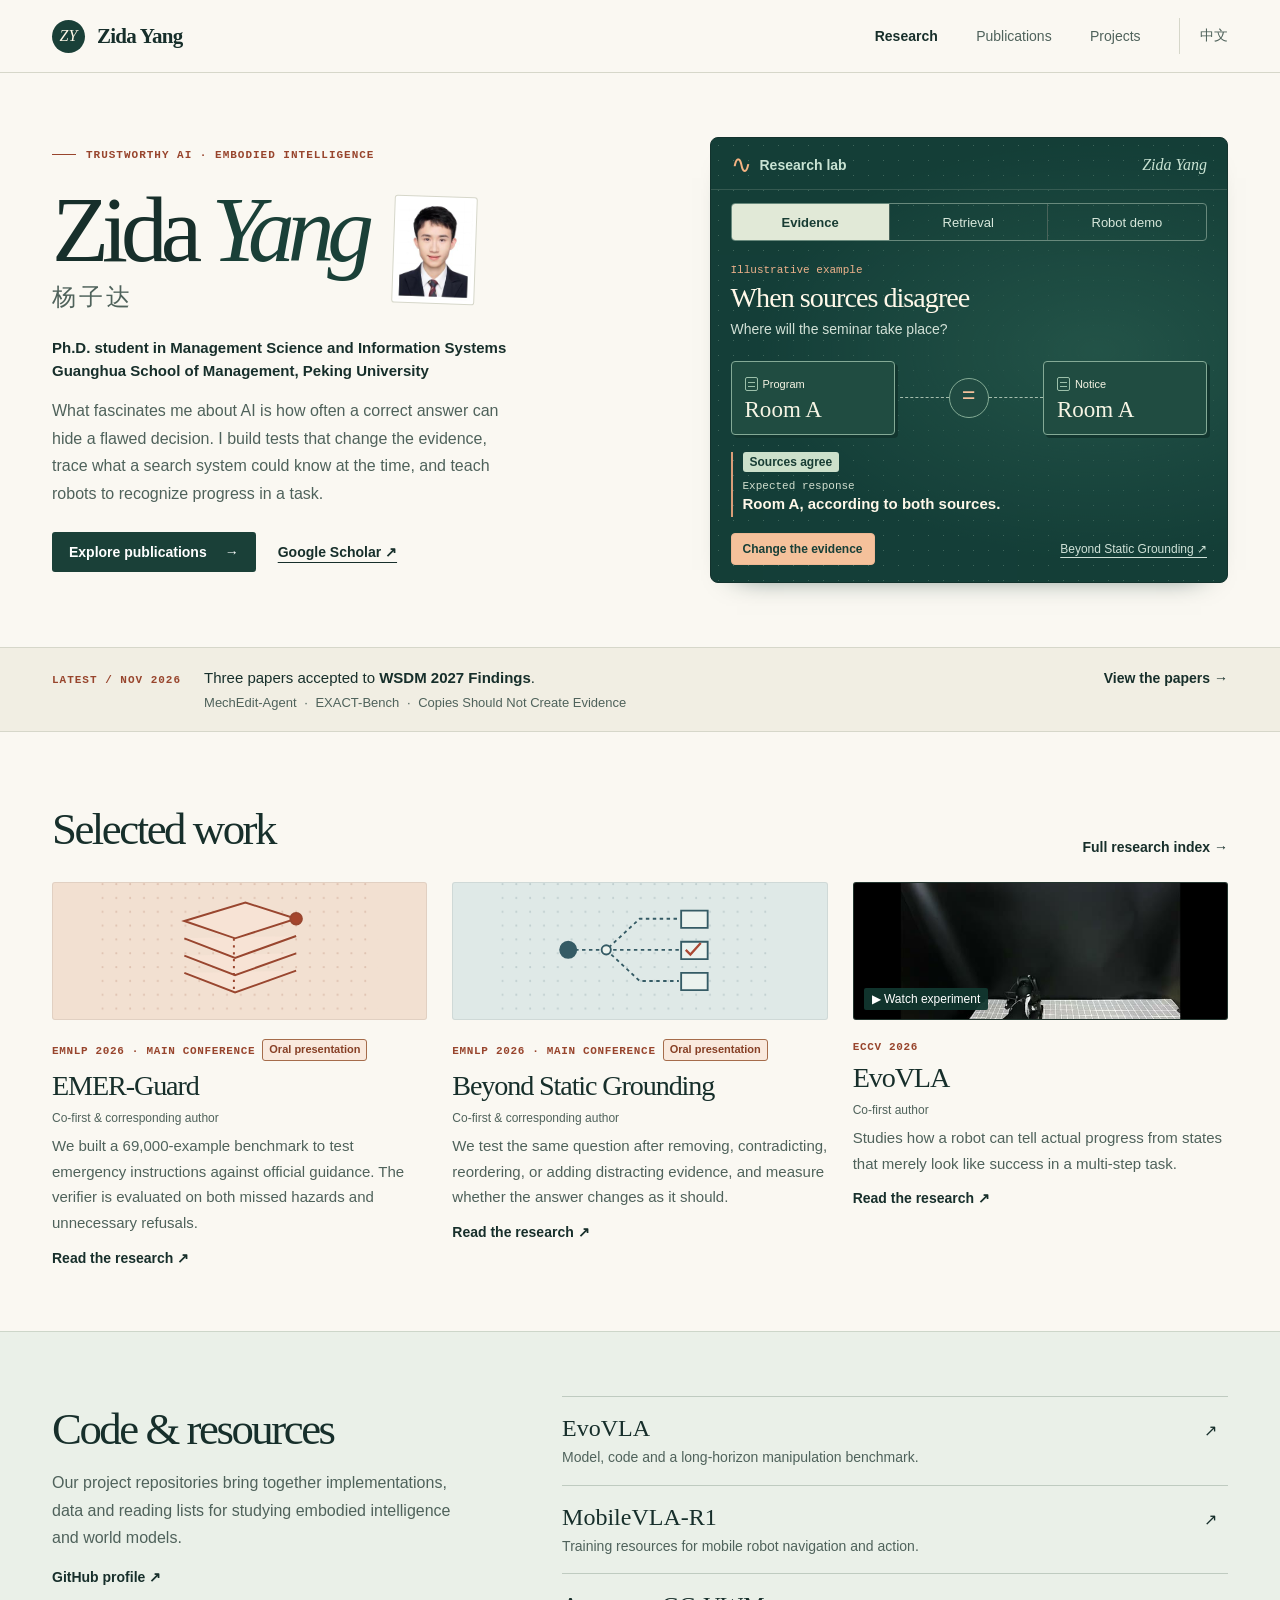
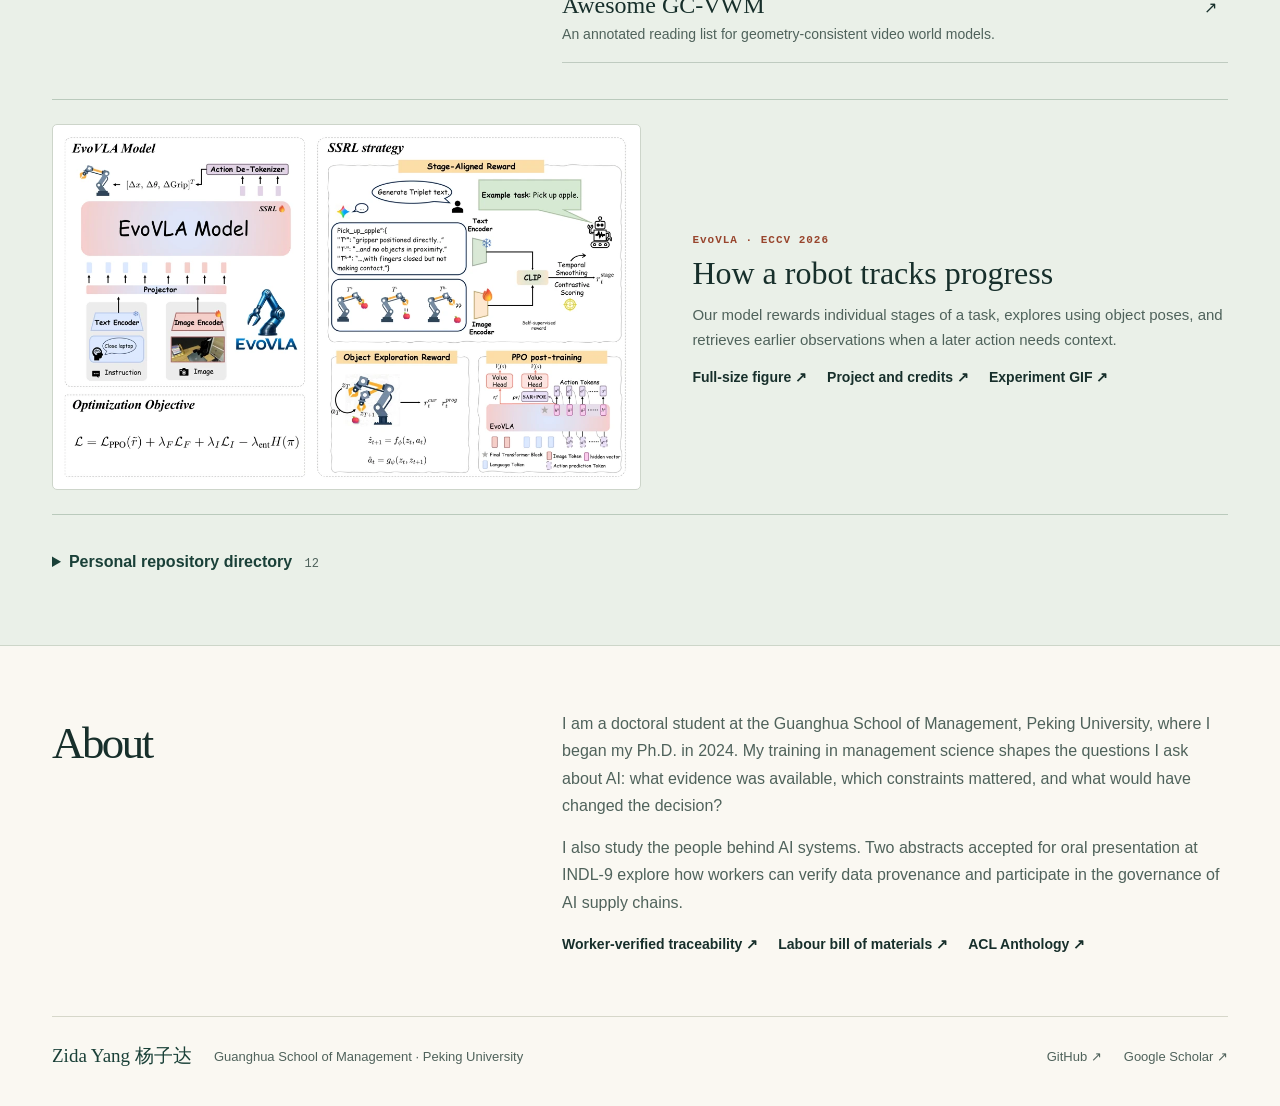
<file: index.html>
<!doctype html><html lang="en"><head><meta charset="utf-8"><meta name="viewport" content="width=device-width,initial-scale=1"><meta name="theme-color" content="#183e38"><title>Zida Yang · 杨子达 | Research at Peking University</title><meta name="description" content="Zida Yang studies trustworthy AI and decision support at Peking University. Explore research on evidence, retrieval, and embodied intelligence."><meta property="og:title" content="Zida Yang · 杨子达 | Research at Peking University"><meta property="og:description" content="Zida Yang studies trustworthy AI and decision support at Peking University. Explore research on evidence, retrieval, and embodied intelligence."><meta property="og:type" content="website"><meta property="og:url" content="https://yzd2002.github.io/"><link rel="canonical" href="https://yzd2002.github.io/"><link rel="alternate" hreflang="en" href="https://yzd2002.github.io/"><link rel="alternate" hreflang="zh-CN" href="https://yzd2002.github.io/zh/"><link rel="icon" type="image/svg+xml" href="./assets/mark.svg"><link rel="stylesheet" href="./assets/site.css?v=ddbf95ce8f54"><link rel="stylesheet" href="./assets/lab.css?v=755e2580439b"><script src="./assets/site.js?v=4dd87f4df5d5" defer></script></head><body><a href="#main" class="skip">Skip to content</a><header class="top"><div class="wrap nav"><a href="/" class="brand"><span class="stamp" aria-hidden="true">ZY</span><b>Zida Yang</b></a><nav aria-label="Main navigation"><a href="/" class="active">Research</a><a href="/publications.html" class="">Publications</a><a href="/#projects" class="">Projects</a><a class="lang" href="/zh/" lang="zh-CN">中文</a></nav></div></header><main id="main"><section class="hero wrap"><div class="intro"><p class="eyebrow"><i></i>TRUSTWORTHY AI · EMBODIED INTELLIGENCE</p><div class="identity"><div><h1>Zida <em>Yang</em></h1><p class="altname">杨子达</p></div><img class="portrait" src="./assets/zida-yang.jpg" width="192" height="256" alt="Portrait of Zida Yang"></div><p class="position">Ph.D. student in Management Science and Information Systems<br>Guanghua School of Management, Peking University</p><p class="lead">What fascinates me about AI is how often a correct answer can hide a flawed decision. I build tests that change the evidence, trace what a search system could know at the time, and teach robots to recognize progress in a task.</p><div class="actions"><a href="/publications.html" class="btn">Explore publications <span>→</span></a> <a href="https://scholar.google.com/citations?user=0XE_GW4AAAAJ" class="quietlink">Google Scholar ↗</a></div></div><div class="atlas lab" id="robot-demo"><div class="lab-head"><span class="lab-symbol" aria-hidden="true">∿</span><b>Research lab</b><span>Zida Yang</span></div>
        <div class="switches" aria-label="Choose a demonstration"><button type="button" data-plate="0" aria-controls="experiment-0" aria-pressed="true">Evidence</button><button type="button" data-plate="1" aria-controls="experiment-1" aria-pressed="false">Retrieval</button><button type="button" data-plate="2" aria-controls="experiment-2" aria-pressed="false">Robot demo</button></div>
        <section class="study" id="experiment-0" data-slide="0" data-state="initial"
            data-initial="Room A" data-alternate="Room B"
            data-claim-a="Room A, according to both sources." data-claim-b="The sources conflict. Verify the venue." data-toggle="Change the evidence" data-restore="Restore the source"
            data-status-a="Sources agree" data-status-b="Conflict detected" data-symbol-a="=" data-symbol-b="≠">
            <div class="study-title"><span>Illustrative example</span><h2>When sources disagree</h2><p>Where will the seminar take place?</p></div>
            <div class="evidence-flow"><div class="input-doc"><i aria-hidden="true"></i><small>Program</small><strong>Room A</strong></div><span class="wire" aria-hidden="true"></span><span class="node" aria-hidden="true">=</span><span class="wire right" aria-hidden="true"></span><div class="input-doc" data-changing><i aria-hidden="true"></i><small>Notice</small><strong>Room A</strong></div></div><div class="readout" id="result-0" role="status" aria-atomic="true"><strong class="state-label">Sources agree</strong><span>Expected response</span><b>Room A, according to both sources.</b></div>
            <div class="study-actions"><button type="button" data-change aria-controls="result-0">Change the evidence</button><a href="https://aclanthology.org/2026.emnlp-main.1494/">Beyond Static Grounding ↗</a></div>
            </section><section class="study" id="experiment-1" data-slide="1" data-state="initial" hidden
            data-initial="Monday" data-alternate="Tuesday"
            data-claim-a="Only the original schedule." data-claim-b="The revision is now available." data-toggle="Move decision to Tuesday" data-restore="Move decision to Monday"
            data-status-a="Revision unavailable" data-status-b="Revision available" data-symbol-a="–" data-symbol-b="✓">
            <div class="study-title"><span>Illustrative example</span><h2>What was knowable then?</h2><p>A Monday schedule is revised on Tuesday. Move the decision date to see which version was available.</p></div>
            <div class="evidence-flow"><div class="input-doc"><i aria-hidden="true"></i><small>Revision issued</small><strong>Tuesday</strong></div><span class="wire" aria-hidden="true"></span><span class="node" aria-hidden="true">–</span><span class="wire right" aria-hidden="true"></span><div class="input-doc" data-changing><i aria-hidden="true"></i><small>Decision made</small><strong>Monday</strong></div></div><div class="readout" id="result-1" role="status" aria-atomic="true"><strong class="state-label">Revision unavailable</strong><span>Evidence available</span><b>Only the original schedule.</b></div>
            <div class="study-actions"><button type="button" data-change aria-controls="result-1">Move decision to Tuesday</button><a href="/publications.html#exact">EXACT-Bench ↗</a></div>
            </section><section class="study film" id="experiment-2" data-slide="2" hidden>
        <div class="study-title"><span>ECCV 2026 · EvoVLA</span><h2>Stacking blocks in the real world</h2></div>
        <video controls playsinline muted preload="none" poster="./assets/evovla-stacking.jpg" aria-label="Real robot stacking blocks">
        <source src="./assets/evovla-stacking.mp4" type="video/mp4"></video>
        <div class="film-caption"><span>EvoVLA team footage · 3× speed</span><a href="https://aigeeksgroup.github.io/EvoVLA/">Full experiment ↗</a></div></section><noscript><a class="fallback-film" href="https://aigeeksgroup.github.io/EvoVLA/">Watch the EvoVLA experiment ↗</a></noscript></div></section><aside class="latest"><div class="wrap"><span class="eyebrow">LATEST / NOV 2026</span><p>Three papers accepted to <strong>WSDM 2027 Findings</strong>.<span class="accepted-papers"><a href="/publications.html#mechedit" class="">MechEdit-Agent</a> <span aria-hidden="true">·</span> <a href="/publications.html#exact" class="">EXACT-Bench</a> <span aria-hidden="true">·</span> <a href="/publications.html#copies" class="">Copies Should Not Create Evidence</a></span></p><a href="/publications.html?type=accepted" class="textlink">View the papers →</a></div></aside><section class="wrap section" id="research"><div class="section-head"><div><h2>Selected work</h2></div><a href="/publications.html" class="textlink">Full research index →</a></div><div class="cards"><article class="feature"><a class="cover c0" href="https://aclanthology.org/2026.emnlp-main.1205/" aria-label="EMER-Guard"><svg viewBox="0 0 240 118" aria-hidden="true"><defs><pattern id="dots0" width="12" height="12" patternUnits="userSpaceOnUse"><circle cx="1" cy="1" r="0.9" fill="currentColor" opacity=".20"/></pattern></defs><rect width="240" height="118" fill="url(#dots0)"/><g transform="translate(72 12)" fill="#f7e3d5" stroke="#99462f" stroke-width="1.7"><path d="M0 21L53 5l44 14-53 17zM0 36l44 17 53-19M0 51l44 17 53-19M0 66l44 17 53-19"/><path d="M43 36v48" stroke-dasharray="2 4"/><circle cx="97" cy="19" r="5" fill="#a6452c"/></g></svg></a><div class="ftext"><span class="micro">EMNLP 2026 · Main Conference</span><span class="presentation">Oral presentation</span><h3><a href="https://aclanthology.org/2026.emnlp-main.1205/" class="">EMER-Guard</a></h3><small class="roleline">Co-first &amp; corresponding author</small><p>We built a 69,000-example benchmark to test emergency instructions against official guidance. The verifier is evaluated on both missed hazards and unnecessary refusals.</p><a href="https://aclanthology.org/2026.emnlp-main.1205/" class="textlink">Read the research ↗</a></div></article><article class="feature"><a class="cover c1" href="https://aclanthology.org/2026.emnlp-main.1494/" aria-label="Beyond Static Grounding"><svg viewBox="0 0 240 118" aria-hidden="true"><defs><pattern id="dots1" width="12" height="12" patternUnits="userSpaceOnUse"><circle cx="1" cy="1" r="0.9" fill="currentColor" opacity=".20"/></pattern></defs><rect width="240" height="118" fill="url(#dots1)"/><g transform="translate(58 24)" stroke="#355b65" stroke-width="1.6" fill="none"><path d="M0 34h33l29-27h34M33 34h65M33 34l29 27h34" stroke-dasharray="3 3"/><circle cx="0" cy="34" r="7" fill="#355b65"/><circle cx="33" cy="34" r="4" fill="#edf3ee"/><path d="M98 0h23v15H98zM98 27h23v15H98zM98 54h23v15H98z" fill="#ebf2ee"/><path d="m102 34 4 4 9-10" stroke="#ab4934" stroke-width="2"/></g></svg></a><div class="ftext"><span class="micro">EMNLP 2026 · Main Conference</span><span class="presentation">Oral presentation</span><h3><a href="https://aclanthology.org/2026.emnlp-main.1494/" class="">Beyond Static Grounding</a></h3><small class="roleline">Co-first &amp; corresponding author</small><p>We test the same question after removing, contradicting, reordering, or adding distracting evidence, and measure whether the answer changes as it should.</p><a href="https://aclanthology.org/2026.emnlp-main.1494/" class="textlink">Read the research ↗</a></div></article><article class="feature"><a class="cover footage" href="#robot-demo" aria-label="EvoVLA"><img src="./assets/evovla-stacking.jpg" width="640" height="360" alt=""><span>▶ Watch experiment</span></a><div class="ftext"><span class="micro">ECCV 2026</span><h3><a href="https://aigeeksgroup.github.io/EvoVLA/" class="">EvoVLA</a></h3><small class="roleline">Co-first author</small><p>Studies how a robot can tell actual progress from states that merely look like success in a multi-step task.</p><a href="https://aigeeksgroup.github.io/EvoVLA/" class="textlink">Read the research ↗</a></div></article></div></section><section class="resource" id="projects"><div class="wrap projectgrid"><div><h2>Code &amp; resources</h2><p>Our project repositories bring together implementations, data and reading lists for studying embodied intelligence and world models.</p><a href="https://github.com/yzd2002" class="textlink">GitHub profile ↗</a></div><div><a class="project-row" href="https://github.com/AIGeeksGroup/EvoVLA"><span><b>EvoVLA</b><small>Model, code and a long-horizon manipulation benchmark.</small></span><em>↗</em></a><a class="project-row" href="https://github.com/AIGeeksGroup/MobileVLA-R1"><span><b>MobileVLA-R1</b><small>Training resources for mobile robot navigation and action.</small></span><em>↗</em></a><a class="project-row" href="https://github.com/AIGeeksGroup/Awesome-GC-VWM"><span><b>Awesome GC-VWM</b><small>An annotated reading list for geometry-consistent video world models.</small></span><em>↗</em></a></div></div><div class="wrap"><figure class="model-figure"><a href="https://aigeeksgroup.github.io/EvoVLA/img/overview_page-0001.jpg" aria-label="Open the full EvoVLA architecture diagram"><img loading="lazy" src="./assets/evovla-method.webp" width="1100" height="671" alt="EvoVLA architecture showing reward modeling, pose-based exploration and memory"></a>
    <figcaption><span class="micro">EvoVLA · ECCV 2026</span><h3>How a robot tracks progress</h3>
    <p>Our model rewards individual stages of a task, explores using object poses, and retrieves earlier observations when a later action needs context.</p>
    <div class="inline"><a class="textlink" href="https://aigeeksgroup.github.io/EvoVLA/img/overview_page-0001.jpg">Full-size figure ↗</a><a class="textlink" href="https://aigeeksgroup.github.io/EvoVLA/">Project and credits ↗</a><a class="textlink" href="./assets/evovla-stacking.gif">Experiment GIF ↗</a></div></figcaption></figure><details class="repos"><summary>Personal repository directory <span>12</span></summary><ul><li><a href="https://github.com/yzd2002/EvoVLA"><b>EvoVLA ↗</b></a><span>Research fork</span><small>Vision–language–action research.</small></li><li><a href="https://github.com/yzd2002/MobileVLA-R1"><b>MobileVLA-R1 ↗</b></a><span>Research fork</span><small>Vision–language–action for mobile robots.</small></li><li><a href="https://github.com/yzd2002/CohortCert"><b>CohortCert ↗</b></a><span>Repository</span><small>Project space for shared evidence and proof costs in cohort decisions.</small></li><li><a href="https://github.com/yzd2002/Q-BRIDGE-ICDE2027"><b>Q-BRIDGE-ICDE2027 ↗</b></a><span>Repository</span><small>Project space for reusable policy certificates across observational and randomized logs.</small></li><li><a href="https://github.com/yzd2002/ShoppingBench"><b>ShoppingBench ↗</b></a><span>Fork</span><small>A fork of the ShoppingBench benchmark.</small></li><li><a href="https://github.com/yzd2002/mingxin-brochure-2026"><b>mingxin-brochure-2026 ↗</b></a><span>Project</span><small>A recruitment brochure built with TypeScript.</small></li><li><a href="https://github.com/yzd2002/my-novel"><b>my-novel ↗</b></a><span>Project</span><small>A creative writing repository.</small></li><li><a href="https://github.com/yzd2002/claw-code"><b>claw-code ↗</b></a><span>Fork</span><small>A fork of the upstream coding-agent project.</small></li><li><a href="https://github.com/yzd2002/ceshi"><b>ceshi ↗</b></a><span>Project</span><small>A small Python test repository.</small></li><li><a href="https://github.com/yzd2002/test-repo"><b>test-repo ↗</b></a><span>Project</span><small>A test repository.</small></li><li><a href="https://github.com/yzd2002/yzd2002"><b>yzd2002 ↗</b></a><span>Profile</span><small>GitHub profile and academic homepage link.</small></li><li><a href="https://github.com/yzd2002/yzd2002.github.io"><b>yzd2002.github.io ↗</b></a><span>Website</span><small>Source for this academic website.</small></li></ul></details></div></section><section class="wrap section about"><div><h2>About</h2></div><div><p>I am a doctoral student at the Guanghua School of Management, Peking University, where I began my Ph.D. in 2024. My training in management science shapes the questions I ask about AI: what evidence was available, which constraints mattered, and what would have changed the decision?</p><p>I also study the people behind AI systems. Two abstracts accepted for oral presentation at INDL-9 explore how workers can verify data provenance and participate in the governance of AI supply chains.</p><div class="inline"><a href="https://indl-9.sciencesconf.org/736729" class="textlink">Worker-verified traceability ↗</a><a href="https://indl-9.sciencesconf.org/736739" class="textlink">Labour bill of materials ↗</a><a href="https://aclanthology.org/people/zida-yang/" class="textlink">ACL Anthology ↗</a></div></div></section></main><footer class="wrap"><span>Zida Yang <span lang="zh">杨子达</span></span><span>Guanghua School of Management · Peking University</span><a href="https://github.com/yzd2002" class="">GitHub ↗</a> <a href="https://scholar.google.com/citations?user=0XE_GW4AAAAJ" class="">Google Scholar ↗</a></footer></body></html>
</file>
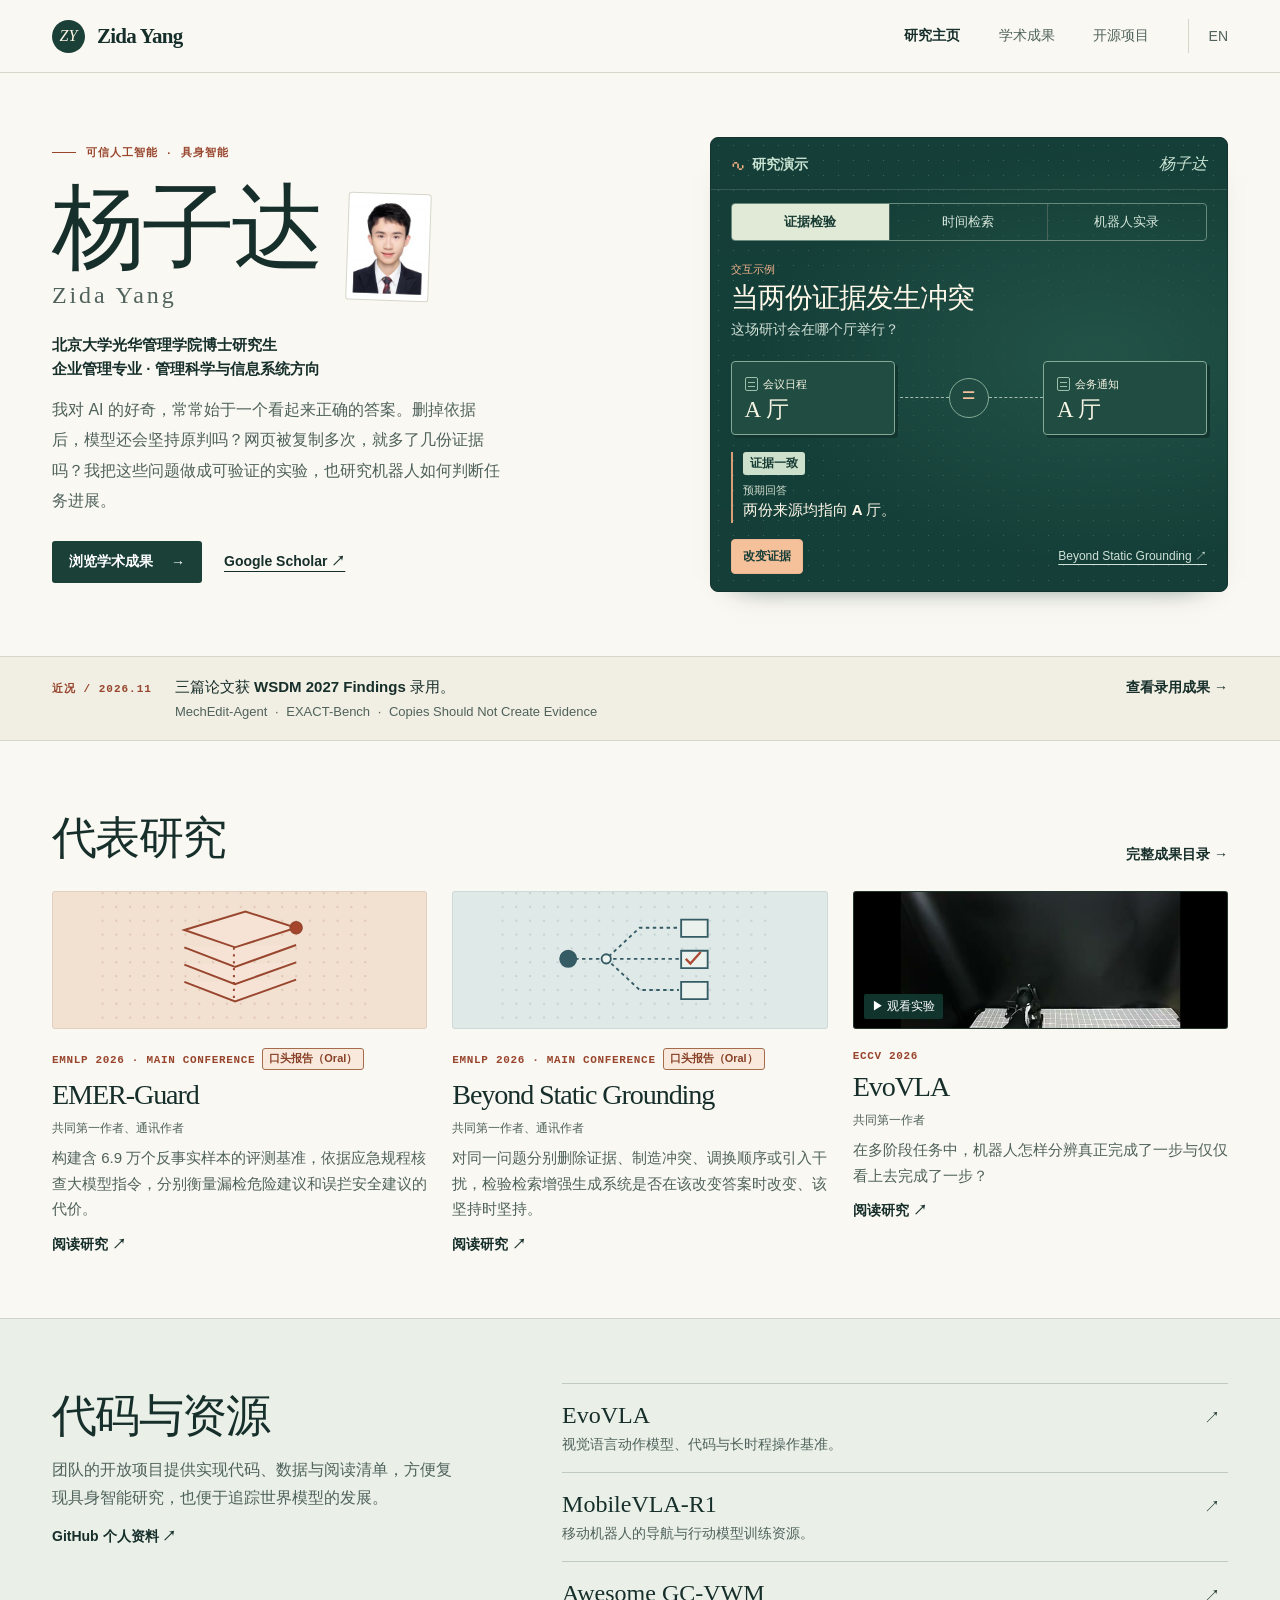
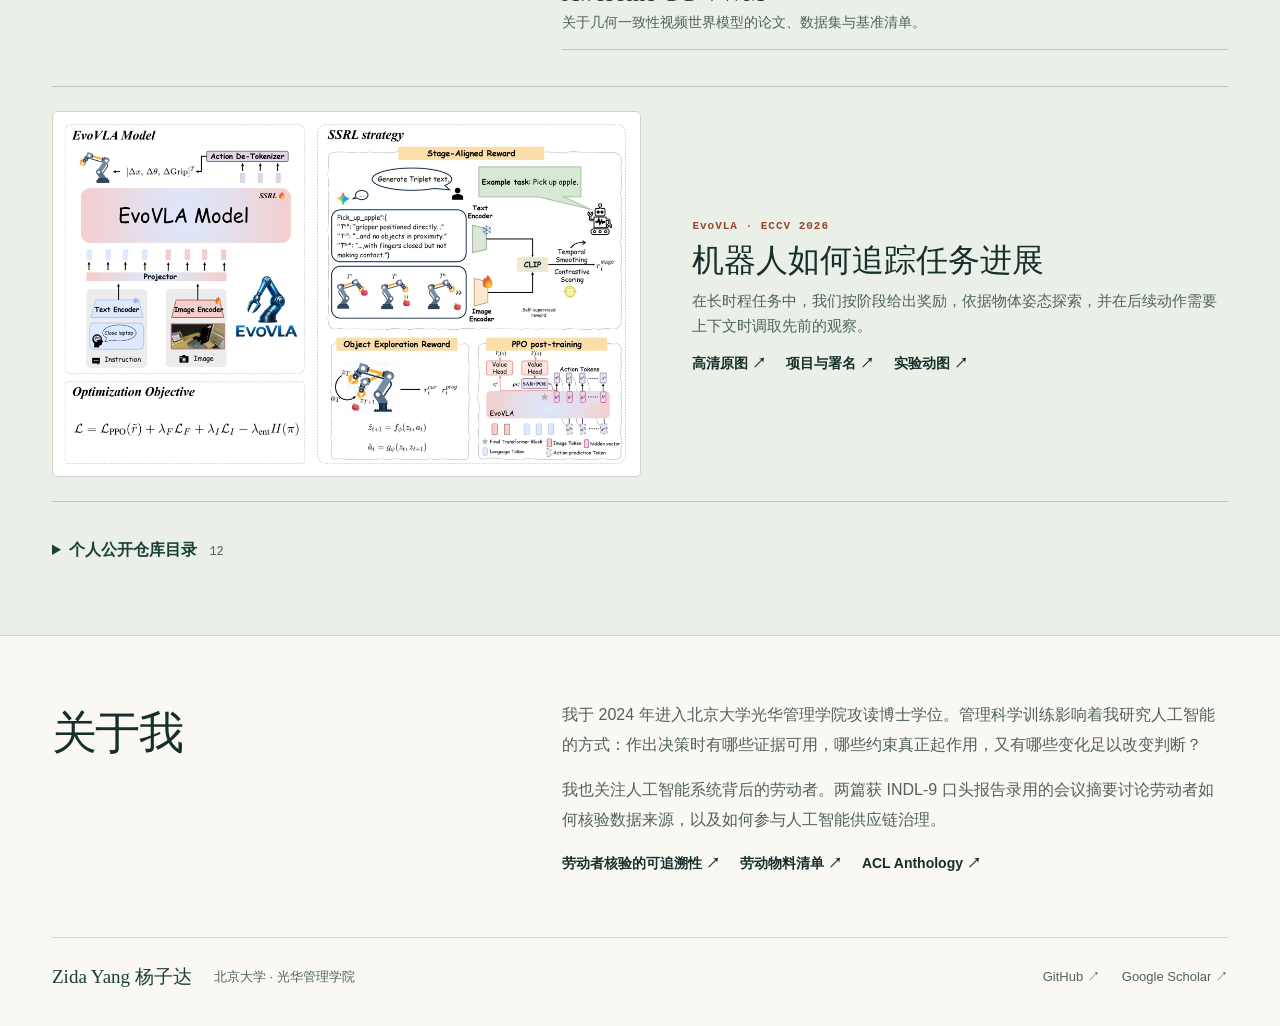
<file: zh/index.html>
<!doctype html><html lang="zh-CN"><head><meta charset="utf-8"><meta name="viewport" content="width=device-width,initial-scale=1"><meta name="theme-color" content="#183e38"><title>杨子达 · Zida Yang | 北京大学 · 学术主页</title><meta name="description" content="北京大学光华管理学院杨子达的学术主页，收录可信人工智能、信息检索与具身智能研究、开放资源及论文记录。"><meta property="og:title" content="杨子达 · Zida Yang | 北京大学 · 学术主页"><meta property="og:description" content="北京大学光华管理学院杨子达的学术主页，收录可信人工智能、信息检索与具身智能研究、开放资源及论文记录。"><meta property="og:type" content="website"><meta property="og:url" content="https://yzd2002.github.io/zh/"><link rel="canonical" href="https://yzd2002.github.io/zh/"><link rel="alternate" hreflang="en" href="https://yzd2002.github.io/"><link rel="alternate" hreflang="zh-CN" href="https://yzd2002.github.io/zh/"><link rel="icon" type="image/svg+xml" href="../assets/mark.svg"><link rel="stylesheet" href="../assets/site.css?v=ddbf95ce8f54"><link rel="stylesheet" href="../assets/lab.css?v=755e2580439b"><script src="../assets/site.js?v=4dd87f4df5d5" defer></script></head><body><a href="#main" class="skip">跳至正文</a><header class="top"><div class="wrap nav"><a href="/zh/" class="brand"><span class="stamp" aria-hidden="true">ZY</span><b>Zida Yang</b></a><nav aria-label="主导航"><a href="/zh/" class="active">研究主页</a><a href="/zh/publications.html" class="">学术成果</a><a href="/zh/#projects" class="">开源项目</a><a class="lang" href="/" lang="en">EN</a></nav></div></header><main id="main"><section class="hero wrap"><div class="intro"><p class="eyebrow"><i></i>可信人工智能 · 具身智能</p><div class="identity"><div><h1>杨子达</h1><p class="altname">Zida Yang</p></div><img class="portrait" src="../assets/zida-yang.jpg" width="192" height="256" alt="杨子达肖像"></div><p class="position">北京大学光华管理学院博士研究生<br>企业管理专业 · 管理科学与信息系统方向</p><p class="lead">我对 AI 的好奇，常常始于一个看起来正确的答案。删掉依据后，模型还会坚持原判吗？网页被复制多次，就多了几份证据吗？我把这些问题做成可验证的实验，也研究机器人如何判断任务进展。</p><div class="actions"><a href="/zh/publications.html" class="btn">浏览学术成果 <span>→</span></a> <a href="https://scholar.google.com/citations?user=0XE_GW4AAAAJ" class="quietlink">Google Scholar ↗</a></div></div><div class="atlas lab" id="robot-demo"><div class="lab-head"><span class="lab-symbol" aria-hidden="true">∿</span><b>研究演示</b><span>杨子达</span></div>
        <div class="switches" aria-label="选择研究演示"><button type="button" data-plate="0" aria-controls="experiment-0" aria-pressed="true">证据检验</button><button type="button" data-plate="1" aria-controls="experiment-1" aria-pressed="false">时间检索</button><button type="button" data-plate="2" aria-controls="experiment-2" aria-pressed="false">机器人实录</button></div>
        <section class="study" id="experiment-0" data-slide="0" data-state="initial"
            data-initial="A 厅" data-alternate="B 厅"
            data-claim-a="两份来源均指向 A 厅。" data-claim-b="两份来源给出的地点不同，需要核实。" data-toggle="改变证据" data-restore="还原来源"
            data-status-a="证据一致" data-status-b="发现证据冲突" data-symbol-a="=" data-symbol-b="≠">
            <div class="study-title"><span>交互示例</span><h2>当两份证据发生冲突</h2><p>这场研讨会在哪个厅举行？</p></div>
            <div class="evidence-flow"><div class="input-doc"><i aria-hidden="true"></i><small>会议日程</small><strong>A 厅</strong></div><span class="wire" aria-hidden="true"></span><span class="node" aria-hidden="true">=</span><span class="wire right" aria-hidden="true"></span><div class="input-doc" data-changing><i aria-hidden="true"></i><small>会务通知</small><strong>A 厅</strong></div></div><div class="readout" id="result-0" role="status" aria-atomic="true"><strong class="state-label">证据一致</strong><span>预期回答</span><b>两份来源均指向 A 厅。</b></div>
            <div class="study-actions"><button type="button" data-change aria-controls="result-0">改变证据</button><a href="https://aclanthology.org/2026.emnlp-main.1494/">Beyond Static Grounding ↗</a></div>
            </section><section class="study" id="experiment-1" data-slide="1" data-state="initial" hidden
            data-initial="周一" data-alternate="周二"
            data-claim-a="仅能查阅原始日程。" data-claim-b="此时已可查阅修订版。" data-toggle="将决策移至周二" data-restore="将决策移回周一"
            data-status-a="修订版尚不可用" data-status-b="修订版已可用" data-symbol-a="–" data-symbol-b="✓">
            <div class="study-title"><span>交互示例</span><h2>当时能知道什么？</h2><p>周一发布的日程在周二修订。改变决策日期，观察当时能使用哪一版。</p></div>
            <div class="evidence-flow"><div class="input-doc"><i aria-hidden="true"></i><small>修订发布于</small><strong>周二</strong></div><span class="wire" aria-hidden="true"></span><span class="node" aria-hidden="true">–</span><span class="wire right" aria-hidden="true"></span><div class="input-doc" data-changing><i aria-hidden="true"></i><small>作出决策于</small><strong>周一</strong></div></div><div class="readout" id="result-1" role="status" aria-atomic="true"><strong class="state-label">修订版尚不可用</strong><span>当时可用的证据</span><b>仅能查阅原始日程。</b></div>
            <div class="study-actions"><button type="button" data-change aria-controls="result-1">将决策移至周二</button><a href="/zh/publications.html#exact">EXACT-Bench ↗</a></div>
            </section><section class="study film" id="experiment-2" data-slide="2" hidden>
        <div class="study-title"><span>ECCV 2026 · EvoVLA</span><h2>真实环境中的积木堆叠</h2></div>
        <video controls playsinline muted preload="none" poster="../assets/evovla-stacking.jpg" aria-label="真实机械臂堆叠积木">
        <source src="../assets/evovla-stacking.mp4" type="video/mp4"></video>
        <div class="film-caption"><span>EvoVLA 团队实录 · 3 倍速</span><a href="https://aigeeksgroup.github.io/EvoVLA/">完整实验 ↗</a></div></section><noscript><a class="fallback-film" href="https://aigeeksgroup.github.io/EvoVLA/">观看 EvoVLA 实验视频 ↗</a></noscript></div></section><aside class="latest"><div class="wrap"><span class="eyebrow">近况 / 2026.11</span><p>三篇论文获 <strong>WSDM 2027 Findings</strong> 录用。<span class="accepted-papers"><a href="/zh/publications.html#mechedit" class="">MechEdit-Agent</a> <span aria-hidden="true">·</span> <a href="/zh/publications.html#exact" class="">EXACT-Bench</a> <span aria-hidden="true">·</span> <a href="/zh/publications.html#copies" class="">Copies Should Not Create Evidence</a></span></p><a href="/zh/publications.html?type=accepted" class="textlink">查看录用成果 →</a></div></aside><section class="wrap section" id="research"><div class="section-head"><div><h2>代表研究</h2></div><a href="/zh/publications.html" class="textlink">完整成果目录 →</a></div><div class="cards"><article class="feature"><a class="cover c0" href="https://aclanthology.org/2026.emnlp-main.1205/" aria-label="EMER-Guard"><svg viewBox="0 0 240 118" aria-hidden="true"><defs><pattern id="dots0" width="12" height="12" patternUnits="userSpaceOnUse"><circle cx="1" cy="1" r="0.9" fill="currentColor" opacity=".20"/></pattern></defs><rect width="240" height="118" fill="url(#dots0)"/><g transform="translate(72 12)" fill="#f7e3d5" stroke="#99462f" stroke-width="1.7"><path d="M0 21L53 5l44 14-53 17zM0 36l44 17 53-19M0 51l44 17 53-19M0 66l44 17 53-19"/><path d="M43 36v48" stroke-dasharray="2 4"/><circle cx="97" cy="19" r="5" fill="#a6452c"/></g></svg></a><div class="ftext"><span class="micro">EMNLP 2026 · Main Conference</span><span class="presentation">口头报告（Oral）</span><h3><a href="https://aclanthology.org/2026.emnlp-main.1205/" class="">EMER-Guard</a></h3><small class="roleline">共同第一作者、通讯作者</small><p>构建含 6.9 万个反事实样本的评测基准，依据应急规程核查大模型指令，分别衡量漏检危险建议和误拦安全建议的代价。</p><a href="https://aclanthology.org/2026.emnlp-main.1205/" class="textlink">阅读研究 ↗</a></div></article><article class="feature"><a class="cover c1" href="https://aclanthology.org/2026.emnlp-main.1494/" aria-label="Beyond Static Grounding"><svg viewBox="0 0 240 118" aria-hidden="true"><defs><pattern id="dots1" width="12" height="12" patternUnits="userSpaceOnUse"><circle cx="1" cy="1" r="0.9" fill="currentColor" opacity=".20"/></pattern></defs><rect width="240" height="118" fill="url(#dots1)"/><g transform="translate(58 24)" stroke="#355b65" stroke-width="1.6" fill="none"><path d="M0 34h33l29-27h34M33 34h65M33 34l29 27h34" stroke-dasharray="3 3"/><circle cx="0" cy="34" r="7" fill="#355b65"/><circle cx="33" cy="34" r="4" fill="#edf3ee"/><path d="M98 0h23v15H98zM98 27h23v15H98zM98 54h23v15H98z" fill="#ebf2ee"/><path d="m102 34 4 4 9-10" stroke="#ab4934" stroke-width="2"/></g></svg></a><div class="ftext"><span class="micro">EMNLP 2026 · Main Conference</span><span class="presentation">口头报告（Oral）</span><h3><a href="https://aclanthology.org/2026.emnlp-main.1494/" class="">Beyond Static Grounding</a></h3><small class="roleline">共同第一作者、通讯作者</small><p>对同一问题分别删除证据、制造冲突、调换顺序或引入干扰，检验检索增强生成系统是否在该改变答案时改变、该坚持时坚持。</p><a href="https://aclanthology.org/2026.emnlp-main.1494/" class="textlink">阅读研究 ↗</a></div></article><article class="feature"><a class="cover footage" href="#robot-demo" aria-label="EvoVLA"><img src="../assets/evovla-stacking.jpg" width="640" height="360" alt=""><span>▶ 观看实验</span></a><div class="ftext"><span class="micro">ECCV 2026</span><h3><a href="https://aigeeksgroup.github.io/EvoVLA/" class="">EvoVLA</a></h3><small class="roleline">共同第一作者</small><p>在多阶段任务中，机器人怎样分辨真正完成了一步与仅仅看上去完成了一步？</p><a href="https://aigeeksgroup.github.io/EvoVLA/" class="textlink">阅读研究 ↗</a></div></article></div></section><section class="resource" id="projects"><div class="wrap projectgrid"><div><h2>代码与资源</h2><p>团队的开放项目提供实现代码、数据与阅读清单，方便复现具身智能研究，也便于追踪世界模型的发展。</p><a href="https://github.com/yzd2002" class="textlink">GitHub 个人资料 ↗</a></div><div><a class="project-row" href="https://github.com/AIGeeksGroup/EvoVLA"><span><b>EvoVLA</b><small>视觉语言动作模型、代码与长时程操作基准。</small></span><em>↗</em></a><a class="project-row" href="https://github.com/AIGeeksGroup/MobileVLA-R1"><span><b>MobileVLA-R1</b><small>移动机器人的导航与行动模型训练资源。</small></span><em>↗</em></a><a class="project-row" href="https://github.com/AIGeeksGroup/Awesome-GC-VWM"><span><b>Awesome GC-VWM</b><small>关于几何一致性视频世界模型的论文、数据集与基准清单。</small></span><em>↗</em></a></div></div><div class="wrap"><figure class="model-figure"><a href="https://aigeeksgroup.github.io/EvoVLA/img/overview_page-0001.jpg" aria-label="查看 EvoVLA 高清架构原图"><img loading="lazy" src="../assets/evovla-method.webp" width="1100" height="671" alt="EvoVLA 架构图，展示奖励建模、基于物体姿态的探索与记忆模块"></a>
    <figcaption><span class="micro">EvoVLA · ECCV 2026</span><h3>机器人如何追踪任务进展</h3>
    <p>在长时程任务中，我们按阶段给出奖励，依据物体姿态探索，并在后续动作需要上下文时调取先前的观察。</p>
    <div class="inline"><a class="textlink" href="https://aigeeksgroup.github.io/EvoVLA/img/overview_page-0001.jpg">高清原图 ↗</a><a class="textlink" href="https://aigeeksgroup.github.io/EvoVLA/">项目与署名 ↗</a><a class="textlink" href="../assets/evovla-stacking.gif">实验动图 ↗</a></div></figcaption></figure><details class="repos"><summary>个人公开仓库目录 <span>12</span></summary><ul><li><a href="https://github.com/yzd2002/EvoVLA"><b>EvoVLA ↗</b></a><span>合作研究 · 复刻</span><small>视觉语言动作模型合作研究。</small></li><li><a href="https://github.com/yzd2002/MobileVLA-R1"><b>MobileVLA-R1 ↗</b></a><span>合作研究 · 复刻</span><small>面向移动机器人的视觉语言动作模型。</small></li><li><a href="https://github.com/yzd2002/CohortCert"><b>CohortCert ↗</b></a><span>项目仓库</span><small>面向群体决策的共享证据与证明成本研究仓库。</small></li><li><a href="https://github.com/yzd2002/Q-BRIDGE-ICDE2027"><b>Q-BRIDGE-ICDE2027 ↗</b></a><span>项目仓库</span><small>面向观察与随机试验日志的可复用策略证书研究仓库。</small></li><li><a href="https://github.com/yzd2002/ShoppingBench"><b>ShoppingBench ↗</b></a><span>复刻</span><small>ShoppingBench 基准的复刻仓库。</small></li><li><a href="https://github.com/yzd2002/mingxin-brochure-2026"><b>mingxin-brochure-2026 ↗</b></a><span>项目</span><small>使用 TypeScript 实现的招聘宣传手册。</small></li><li><a href="https://github.com/yzd2002/my-novel"><b>my-novel ↗</b></a><span>项目</span><small>创意写作项目。</small></li><li><a href="https://github.com/yzd2002/claw-code"><b>claw-code ↗</b></a><span>复刻</span><small>上游编程智能体项目的复刻仓库。</small></li><li><a href="https://github.com/yzd2002/ceshi"><b>ceshi ↗</b></a><span>项目</span><small>Python 测试仓库。</small></li><li><a href="https://github.com/yzd2002/test-repo"><b>test-repo ↗</b></a><span>项目</span><small>测试仓库。</small></li><li><a href="https://github.com/yzd2002/yzd2002"><b>yzd2002 ↗</b></a><span>个人资料</span><small>GitHub 个人资料与学术主页入口。</small></li><li><a href="https://github.com/yzd2002/yzd2002.github.io"><b>yzd2002.github.io ↗</b></a><span>网站</span><small>本学术主页的源代码。</small></li></ul></details></div></section><section class="wrap section about"><div><h2>关于我</h2></div><div><p>我于 2024 年进入北京大学光华管理学院攻读博士学位。管理科学训练影响着我研究人工智能的方式：作出决策时有哪些证据可用，哪些约束真正起作用，又有哪些变化足以改变判断？</p><p>我也关注人工智能系统背后的劳动者。两篇获 INDL-9 口头报告录用的会议摘要讨论劳动者如何核验数据来源，以及如何参与人工智能供应链治理。</p><div class="inline"><a href="https://indl-9.sciencesconf.org/736729" class="textlink">劳动者核验的可追溯性 ↗</a><a href="https://indl-9.sciencesconf.org/736739" class="textlink">劳动物料清单 ↗</a><a href="https://aclanthology.org/people/zida-yang/" class="textlink">ACL Anthology ↗</a></div></div></section></main><footer class="wrap"><span>Zida Yang <span lang="zh">杨子达</span></span><span>北京大学 · 光华管理学院</span><a href="https://github.com/yzd2002" class="">GitHub ↗</a> <a href="https://scholar.google.com/citations?user=0XE_GW4AAAAJ" class="">Google Scholar ↗</a></footer></body></html>
</file>
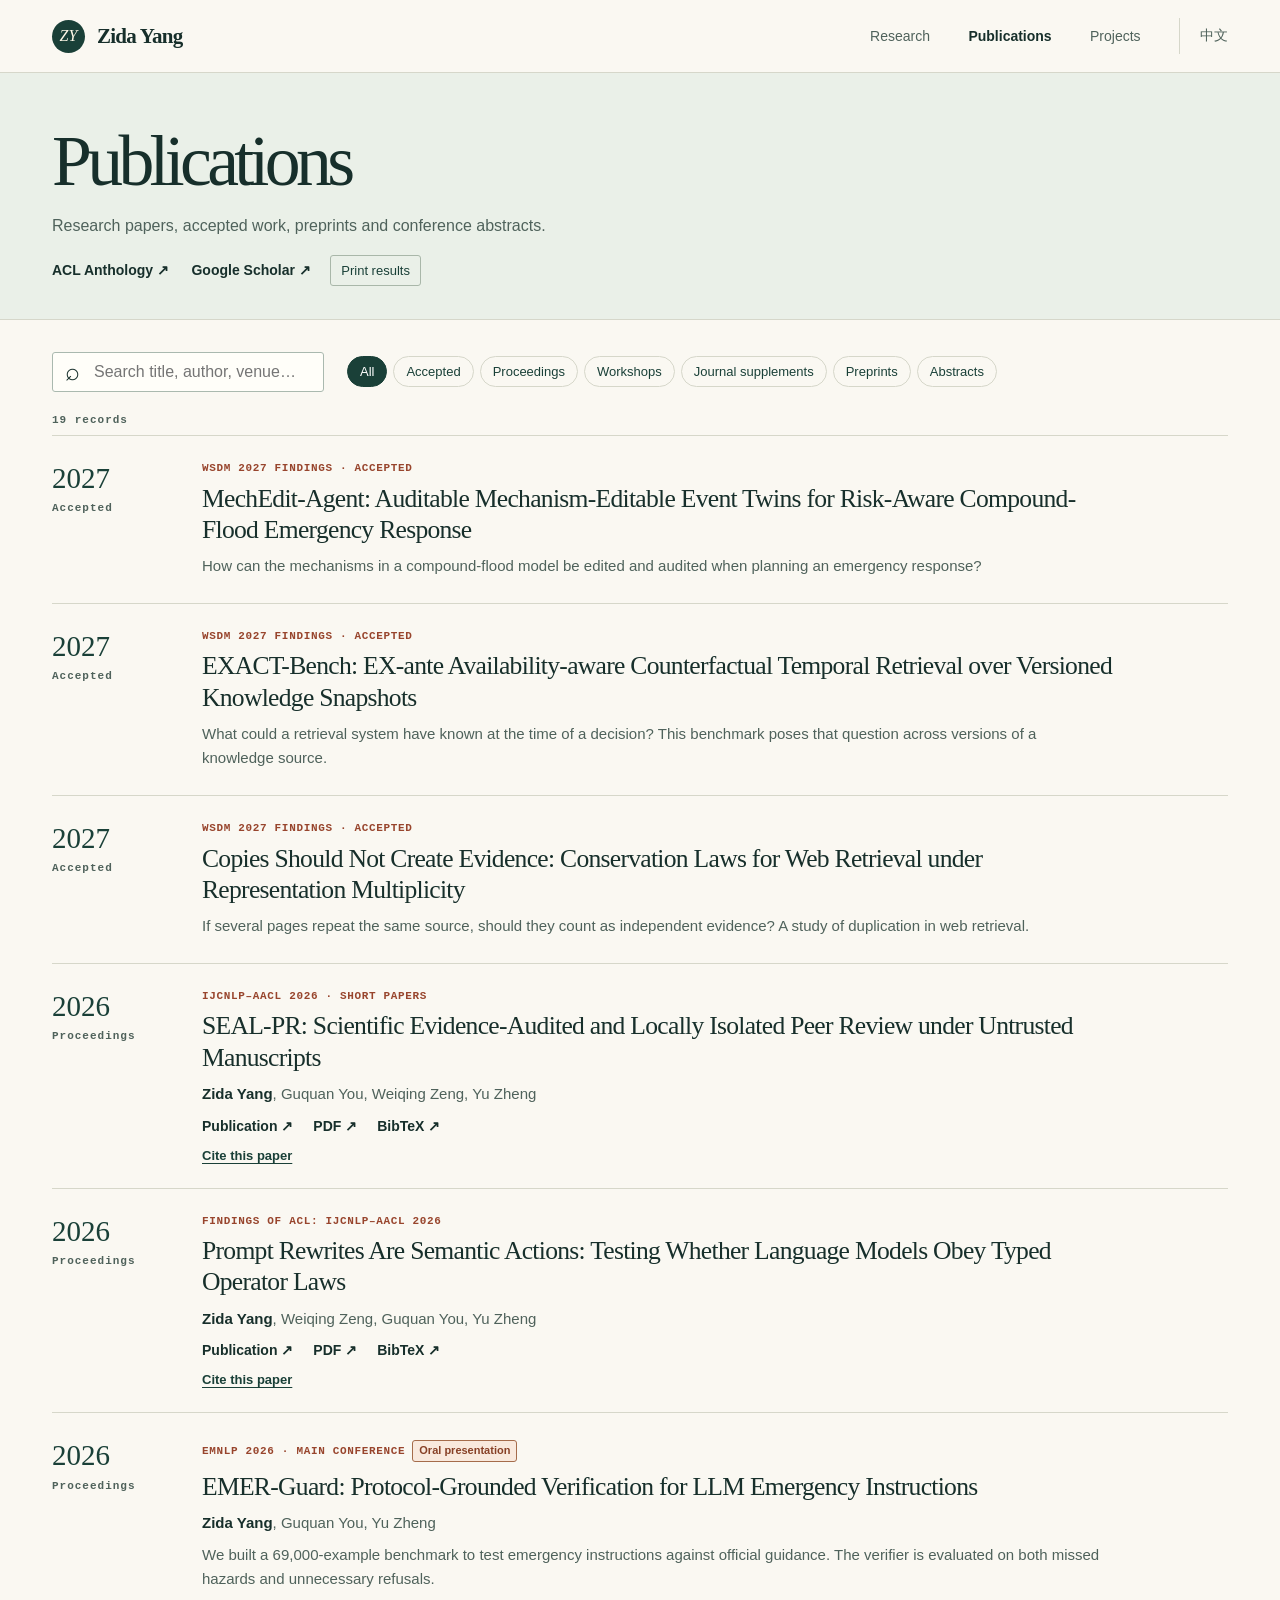
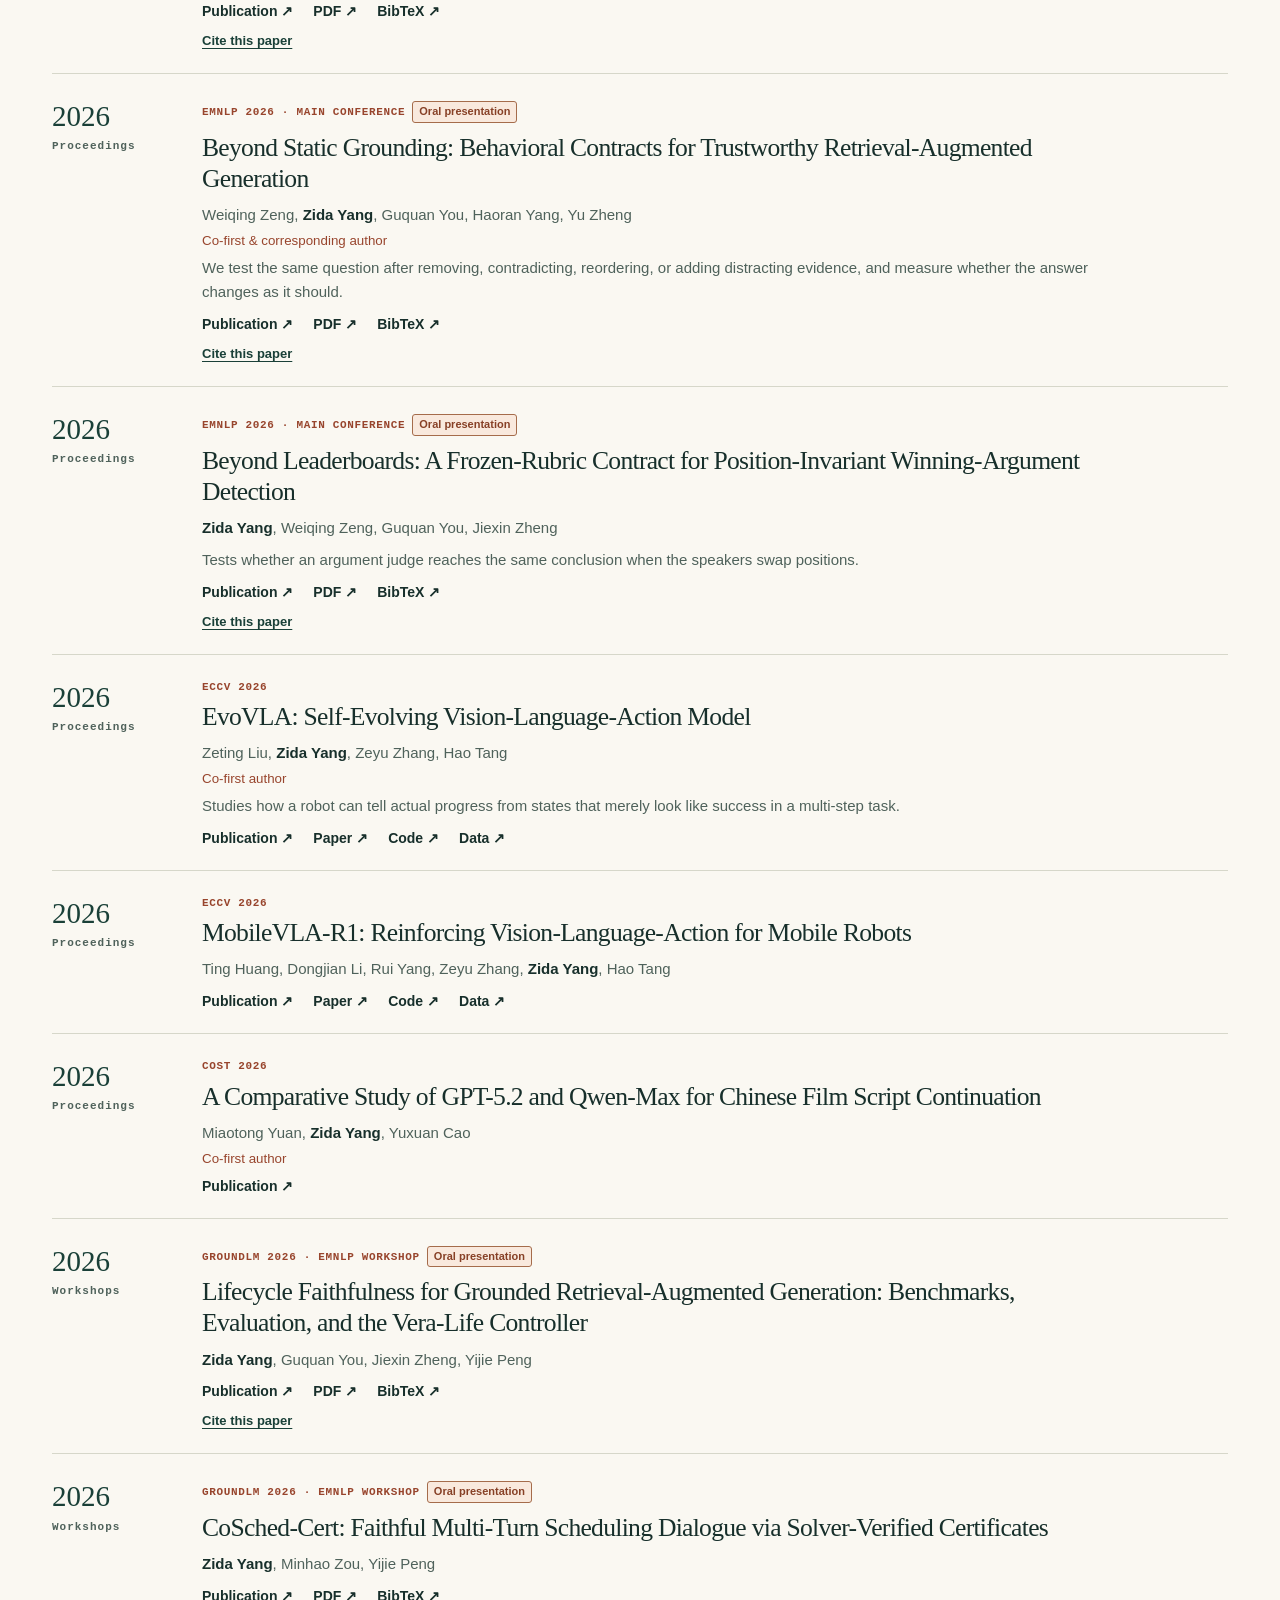
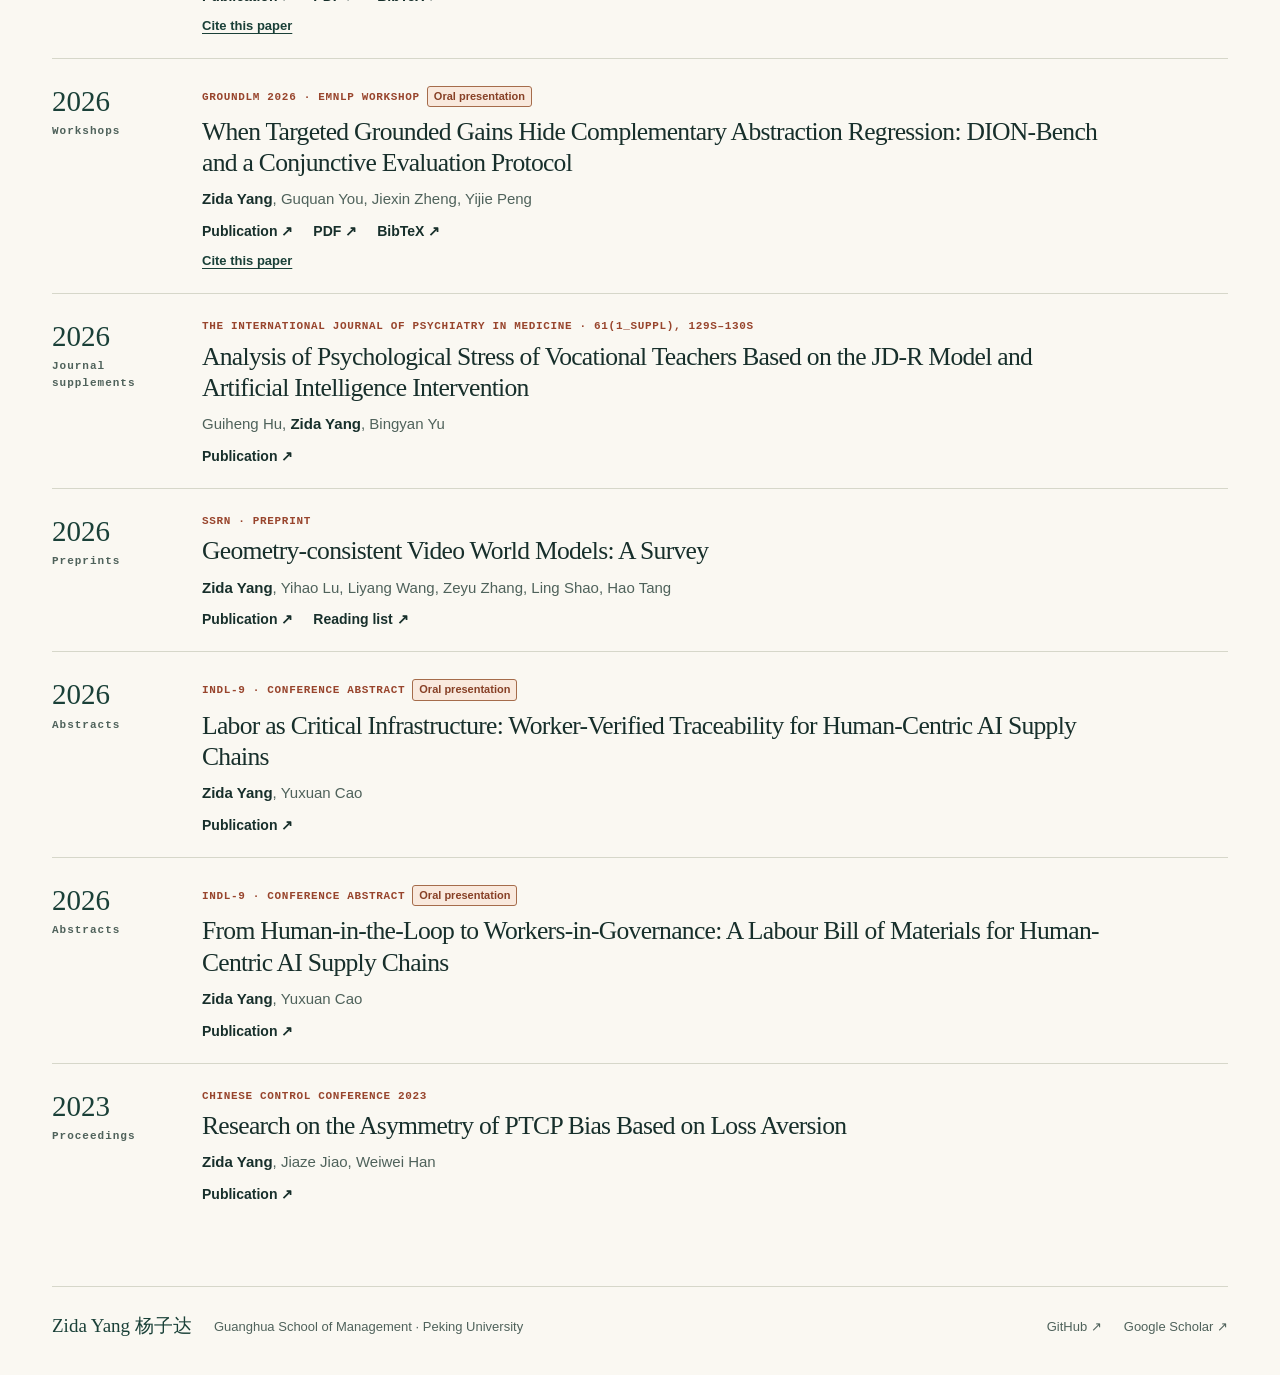
<file: publications.html>
<!doctype html><html lang="en"><head><meta charset="utf-8"><meta name="viewport" content="width=device-width,initial-scale=1"><meta name="theme-color" content="#183e38"><title>Zida Yang · 杨子达 | Publications</title><meta name="description" content="Zida Yang studies trustworthy AI and decision support at Peking University. Explore research on evidence, retrieval, and embodied intelligence."><meta property="og:title" content="Zida Yang · 杨子达 | Publications"><meta property="og:description" content="Zida Yang studies trustworthy AI and decision support at Peking University. Explore research on evidence, retrieval, and embodied intelligence."><meta property="og:type" content="website"><meta property="og:url" content="https://yzd2002.github.io/publications.html"><link rel="canonical" href="https://yzd2002.github.io/publications.html"><link rel="alternate" hreflang="en" href="https://yzd2002.github.io/publications.html"><link rel="alternate" hreflang="zh-CN" href="https://yzd2002.github.io/zh/publications.html"><link rel="icon" type="image/svg+xml" href="./assets/mark.svg"><link rel="stylesheet" href="./assets/site.css?v=ddbf95ce8f54"><link rel="stylesheet" href="./assets/lab.css?v=755e2580439b"><script src="./assets/site.js?v=4dd87f4df5d5" defer></script></head><body><a href="#main" class="skip">Skip to content</a><header class="top"><div class="wrap nav"><a href="/" class="brand"><span class="stamp" aria-hidden="true">ZY</span><b>Zida Yang</b></a><nav aria-label="Main navigation"><a href="/" class="">Research</a><a href="/publications.html" class="active">Publications</a><a href="/#projects" class="">Projects</a><a class="lang" href="/zh/publications.html" lang="zh-CN">中文</a></nav></div></header><main id="main"><div class="lib-hero"><div class="wrap"><h1>Publications</h1><p>Research papers, accepted work, preprints and conference abstracts.</p><a href="https://aclanthology.org/people/zida-yang/" class="textlink">ACL Anthology ↗</a> <a href="https://scholar.google.com/citations?user=0XE_GW4AAAAJ" class="textlink">Google Scholar ↗</a> <button id="print-index" class="print-button" hidden>Print results</button></div></div><section class="wrap catalogue"><div class="filters" hidden><label class="search"><span>⌕</span><input id="search" type="search" autocomplete="off" aria-label="Search publications" placeholder="Search title, author, venue…"></label><div class="pills" aria-label="Filter by type"><button data-filter="all" aria-pressed="true">All</button><button data-filter="accepted" aria-pressed="false">Accepted</button><button data-filter="proceedings" aria-pressed="false">Proceedings</button><button data-filter="workshop" aria-pressed="false">Workshops</button><button data-filter="supplement" aria-pressed="false">Journal supplements</button><button data-filter="preprint" aria-pressed="false">Preprints</button><button data-filter="abstract" aria-pressed="false">Abstracts</button></div></div><p id="matches" aria-live="polite"></p><div id="records"><article class="paper" id="mechedit" data-cat="accepted"><div class="meta"><span>2027</span><small>Accepted</small></div><div class="record"><div class="venue">WSDM 2027 Findings · Accepted</div><h3 lang="en">MechEdit-Agent: Auditable Mechanism-Editable Event Twins for Risk-Aware Compound-Flood Emergency Response</h3><p class=note>How can the mechanisms in a compound-flood model be edited and audited when planning an emergency response?</p><div class="inline"></div></div></article><article class="paper" id="exact" data-cat="accepted"><div class="meta"><span>2027</span><small>Accepted</small></div><div class="record"><div class="venue">WSDM 2027 Findings · Accepted</div><h3 lang="en">EXACT-Bench: EX-ante Availability-aware Counterfactual Temporal Retrieval over Versioned Knowledge Snapshots</h3><p class=note>What could a retrieval system have known at the time of a decision? This benchmark poses that question across versions of a knowledge source.</p><div class="inline"></div></div></article><article class="paper" id="copies" data-cat="accepted"><div class="meta"><span>2027</span><small>Accepted</small></div><div class="record"><div class="venue">WSDM 2027 Findings · Accepted</div><h3 lang="en">Copies Should Not Create Evidence: Conservation Laws for Web Retrieval under Representation Multiplicity</h3><p class=note>If several pages repeat the same source, should they count as independent evidence? A study of duplication in web retrieval.</p><div class="inline"></div></div></article><article class="paper" id="2026.aacl-short.30" data-cat="proceedings"><div class="meta"><span>2026</span><small>Proceedings</small></div><div class="record"><div class="venue">IJCNLP–AACL 2026 · Short Papers</div><h3 lang="en"><a href="https://aclanthology.org/2026.aacl-short.30/" class="">SEAL-PR: Scientific Evidence-Audited and Locally Isolated Peer Review under Untrusted Manuscripts</a></h3><p class=by><strong>Zida Yang</strong>, Guquan You, Weiqing Zeng, Yu Zheng</p><div class="inline"><a href="https://aclanthology.org/2026.aacl-short.30/" class="textlink">Publication ↗</a><a href="https://aclanthology.org/2026.aacl-short.30.pdf" class="textlink">PDF ↗</a><a href="https://aclanthology.org/2026.aacl-short.30.bib" class="textlink">BibTeX ↗</a></div><details class="cite"><summary>Cite this paper</summary><pre>@inproceedings{yang-etal-2026-seal,
    title = &quot;{SEAL}-{PR}: Scientific Evidence-Audited and Locally Isolated Peer Review under Untrusted Manuscripts&quot;,
    author = &quot;Yang, Zida  and
      You, Guquan  and
      Zeng, Weiqing  and
      Zheng, Yu&quot;,
    editor = &quot;Zhang, Yue  and
      Xu, Ruifeng  and
      Purwarianti, Ayu  and
      Rong, Tong  and
      Suzuki, Jun&quot;,
    booktitle = &quot;Proceedings of the 15th International Joint Conference on Natural Language Processing and the 5th Conference of the {A}sia-Pacific Chapter of the {A}ssociation for {C}omputational {L}inguistics (Volume 2: Short Papers)&quot;,
    month = nov,
    year = &quot;2026&quot;,
    address = &quot;Hengqin, China&quot;,
    publisher = &quot;Association for Computational Linguistics&quot;,
    url = &quot;https://aclanthology.org/2026.aacl-short.30/&quot;,
    pages = &quot;443--462&quot;,
    ISBN = &quot;979-8-89176-440-8&quot;
}</pre><button class="copy-citation" type="button" hidden>Copy BibTeX</button><a class="textlink" download href="./assets/citations/2026.aacl-short.30.bib">Download .bib</a> <span class="feedback" role="status"></span></details></div></article><article class="paper" id="2026.findings-aacl.136" data-cat="proceedings"><div class="meta"><span>2026</span><small>Proceedings</small></div><div class="record"><div class="venue">Findings of ACL: IJCNLP–AACL 2026</div><h3 lang="en"><a href="https://aclanthology.org/2026.findings-aacl.136/" class="">Prompt Rewrites Are Semantic Actions: Testing Whether Language Models Obey Typed Operator Laws</a></h3><p class=by><strong>Zida Yang</strong>, Weiqing Zeng, Guquan You, Yu Zheng</p><div class="inline"><a href="https://aclanthology.org/2026.findings-aacl.136/" class="textlink">Publication ↗</a><a href="https://aclanthology.org/2026.findings-aacl.136.pdf" class="textlink">PDF ↗</a><a href="https://aclanthology.org/2026.findings-aacl.136.bib" class="textlink">BibTeX ↗</a></div><details class="cite"><summary>Cite this paper</summary><pre>@inproceedings{yang-etal-2026-prompt,
    title = &quot;Prompt Rewrites Are Semantic Actions: Testing Whether Language Models Obey Typed Operator Laws&quot;,
    author = &quot;Yang, Zida  and
      Zeng, Weiqing  and
      You, Guquan  and
      Zheng, Yu&quot;,
    editor = &quot;Zhang, Yue  and
      Xu, Ruifeng  and
      Purwarianti, Ayu  and
      Rong, Tong  and
      Suzuki, Jun&quot;,
    booktitle = &quot;Findings of the {A}ssociation for {C}omputational {L}inguistics: {IJCNLP}-{AACL} 2026&quot;,
    month = nov,
    year = &quot;2026&quot;,
    address = &quot;Hengqin, China&quot;,
    publisher = &quot;Association for Computational Linguistics&quot;,
    url = &quot;https://aclanthology.org/2026.findings-aacl.136/&quot;,
    pages = &quot;2649--2671&quot;,
    ISBN = &quot;979-8-89176-444-6&quot;
}</pre><button class="copy-citation" type="button" hidden>Copy BibTeX</button><a class="textlink" download href="./assets/citations/2026.findings-aacl.136.bib">Download .bib</a> <span class="feedback" role="status"></span></details></div></article><article class="paper" id="2026.emnlp-main.1205" data-cat="proceedings"><div class="meta"><span>2026</span><small>Proceedings</small></div><div class="record"><div class="venue">EMNLP 2026 · Main Conference<span class="presentation">Oral presentation</span></div><h3 lang="en"><a href="https://aclanthology.org/2026.emnlp-main.1205/" class="">EMER-Guard: Protocol-Grounded Verification for LLM Emergency Instructions</a></h3><p class=by><strong>Zida Yang</strong>, Guquan You, Yu Zheng</p><p class=note>We built a 69,000-example benchmark to test emergency instructions against official guidance. The verifier is evaluated on both missed hazards and unnecessary refusals.</p><div class="inline"><a href="https://aclanthology.org/2026.emnlp-main.1205/" class="textlink">Publication ↗</a><a href="https://aclanthology.org/2026.emnlp-main.1205.pdf" class="textlink">PDF ↗</a><a href="https://aclanthology.org/2026.emnlp-main.1205.bib" class="textlink">BibTeX ↗</a></div><details class="cite"><summary>Cite this paper</summary><pre>@inproceedings{yang-etal-2026-emer,
    title = &quot;{EMER}-Guard: Protocol-Grounded Verification for {LLM} Emergency Instructions&quot;,
    author = &quot;Yang, Zida  and
      You, Guquan  and
      Zheng, Yu&quot;,
    editor = &quot;Lee, Hung-Yi  and
      Dev, Sunipa  and
      Li, Junyi Jessy  and
      Elliott, Desmond&quot;,
    booktitle = &quot;Proceedings of the 2026 Conference on Empirical Methods in Natural Language Processing&quot;,
    month = oct,
    year = &quot;2026&quot;,
    address = &quot;Budapest, Hungary&quot;,
    publisher = &quot;Association for Computational Linguistics&quot;,
    url = &quot;https://aclanthology.org/2026.emnlp-main.1205/&quot;,
    doi = &quot;10.18653/2026.emnlp-main.1205&quot;,
    pages = &quot;27573--27593&quot;,
    ISBN = &quot;979-8-89176-459-0&quot;
}</pre><button class="copy-citation" type="button" hidden>Copy BibTeX</button><a class="textlink" download href="./assets/citations/2026.emnlp-main.1205.bib">Download .bib</a> <span class="feedback" role="status"></span></details></div></article><article class="paper" id="2026.emnlp-main.1494" data-cat="proceedings"><div class="meta"><span>2026</span><small>Proceedings</small></div><div class="record"><div class="venue">EMNLP 2026 · Main Conference<span class="presentation">Oral presentation</span></div><h3 lang="en"><a href="https://aclanthology.org/2026.emnlp-main.1494/" class="">Beyond Static Grounding: Behavioral Contracts for Trustworthy Retrieval-Augmented Generation</a></h3><p class=by>Weiqing Zeng, <strong>Zida Yang</strong>, Guquan You, Haoran Yang, Yu Zheng</p><small class=role>Co-first &amp; corresponding author</small><p class=note>We test the same question after removing, contradicting, reordering, or adding distracting evidence, and measure whether the answer changes as it should.</p><div class="inline"><a href="https://aclanthology.org/2026.emnlp-main.1494/" class="textlink">Publication ↗</a><a href="https://aclanthology.org/2026.emnlp-main.1494.pdf" class="textlink">PDF ↗</a><a href="https://aclanthology.org/2026.emnlp-main.1494.bib" class="textlink">BibTeX ↗</a></div><details class="cite"><summary>Cite this paper</summary><pre>@inproceedings{zeng-etal-2026-beyond,
    title = &quot;Beyond Static Grounding: Behavioral Contracts for Trustworthy Retrieval-Augmented Generation&quot;,
    author = &quot;Zeng, Weiqing  and
      Yang, Zida  and
      You, Guquan  and
      Yang, Haoran  and
      Zheng, Yu&quot;,
    editor = &quot;Lee, Hung-Yi  and
      Dev, Sunipa  and
      Li, Junyi Jessy  and
      Elliott, Desmond&quot;,
    booktitle = &quot;Proceedings of the 2026 Conference on Empirical Methods in Natural Language Processing&quot;,
    month = oct,
    year = &quot;2026&quot;,
    address = &quot;Budapest, Hungary&quot;,
    publisher = &quot;Association for Computational Linguistics&quot;,
    url = &quot;https://aclanthology.org/2026.emnlp-main.1494/&quot;,
    doi = &quot;10.18653/2026.emnlp-main.1494&quot;,
    pages = &quot;34136--34152&quot;,
    ISBN = &quot;979-8-89176-459-0&quot;
}</pre><button class="copy-citation" type="button" hidden>Copy BibTeX</button><a class="textlink" download href="./assets/citations/2026.emnlp-main.1494.bib">Download .bib</a> <span class="feedback" role="status"></span></details></div></article><article class="paper" id="2026.emnlp-main.1270" data-cat="proceedings"><div class="meta"><span>2026</span><small>Proceedings</small></div><div class="record"><div class="venue">EMNLP 2026 · Main Conference<span class="presentation">Oral presentation</span></div><h3 lang="en"><a href="https://aclanthology.org/2026.emnlp-main.1270/" class="">Beyond Leaderboards: A Frozen-Rubric Contract for Position-Invariant Winning-Argument Detection</a></h3><p class=by><strong>Zida Yang</strong>, Weiqing Zeng, Guquan You, Jiexin Zheng</p><p class=note>Tests whether an argument judge reaches the same conclusion when the speakers swap positions.</p><div class="inline"><a href="https://aclanthology.org/2026.emnlp-main.1270/" class="textlink">Publication ↗</a><a href="https://aclanthology.org/2026.emnlp-main.1270.pdf" class="textlink">PDF ↗</a><a href="https://aclanthology.org/2026.emnlp-main.1270.bib" class="textlink">BibTeX ↗</a></div><details class="cite"><summary>Cite this paper</summary><pre>@inproceedings{yang-etal-2026-beyond,
    title = &quot;Beyond Leaderboards: A Frozen-Rubric Contract for Position-Invariant Winning-Argument Detection&quot;,
    author = &quot;Yang, Zida  and
      Zeng, Weiqing  and
      You, Guquan  and
      Zheng, Jiexin&quot;,
    editor = &quot;Lee, Hung-Yi  and
      Dev, Sunipa  and
      Li, Junyi Jessy  and
      Elliott, Desmond&quot;,
    booktitle = &quot;Proceedings of the 2026 Conference on Empirical Methods in Natural Language Processing&quot;,
    month = oct,
    year = &quot;2026&quot;,
    address = &quot;Budapest, Hungary&quot;,
    publisher = &quot;Association for Computational Linguistics&quot;,
    url = &quot;https://aclanthology.org/2026.emnlp-main.1270/&quot;,
    doi = &quot;10.18653/2026.emnlp-main.1270&quot;,
    pages = &quot;28937--28958&quot;,
    ISBN = &quot;979-8-89176-459-0&quot;
}</pre><button class="copy-citation" type="button" hidden>Copy BibTeX</button><a class="textlink" download href="./assets/citations/2026.emnlp-main.1270.bib">Download .bib</a> <span class="feedback" role="status"></span></details></div></article><article class="paper" id="evovla" data-cat="proceedings"><div class="meta"><span>2026</span><small>Proceedings</small></div><div class="record"><div class="venue">ECCV 2026</div><h3 lang="en"><a href="https://aigeeksgroup.github.io/EvoVLA/" class="">EvoVLA: Self-Evolving Vision-Language-Action Model</a></h3><p class=by>Zeting Liu, <strong>Zida Yang</strong>, Zeyu Zhang, Hao Tang</p><small class=role>Co-first author</small><p class=note>Studies how a robot can tell actual progress from states that merely look like success in a multi-step task.</p><div class="inline"><a href="https://aigeeksgroup.github.io/EvoVLA/" class="textlink">Publication ↗</a><a href="https://arxiv.org/abs/2511.16166" class="textlink">Paper ↗</a><a href="https://github.com/AIGeeksGroup/EvoVLA" class="textlink">Code ↗</a><a href="https://huggingface.co/datasets/AIGeeksGroup/Discoverse-L" class="textlink">Data ↗</a></div></div></article><article class="paper" id="mobile" data-cat="proceedings"><div class="meta"><span>2026</span><small>Proceedings</small></div><div class="record"><div class="venue">ECCV 2026</div><h3 lang="en"><a href="https://aigeeksgroup.github.io/MobileVLA-R1/" class="">MobileVLA-R1: Reinforcing Vision-Language-Action for Mobile Robots</a></h3><p class=by>Ting Huang, Dongjian Li, Rui Yang, Zeyu Zhang, <strong>Zida Yang</strong>, Hao Tang</p><div class="inline"><a href="https://aigeeksgroup.github.io/MobileVLA-R1/" class="textlink">Publication ↗</a><a href="https://arxiv.org/abs/2511.17889" class="textlink">Paper ↗</a><a href="https://github.com/AIGeeksGroup/MobileVLA-R1" class="textlink">Code ↗</a><a href="https://huggingface.co/datasets/AIGeeksGroup/MobileVLA-CoT" class="textlink">Data ↗</a></div></div></article><article class="paper" id="cost" data-cat="proceedings"><div class="meta"><span>2026</span><small>Proceedings</small></div><div class="record"><div class="venue">CoST 2026</div><h3 lang="en"><a href="https://doi.org/10.23919/COSTCPS00105.2026.00074" class="">A Comparative Study of GPT-5.2 and Qwen-Max for Chinese Film Script Continuation</a></h3><p class=by>Miaotong Yuan, <strong>Zida Yang</strong>, Yuxuan Cao</p><small class=role>Co-first author</small><div class="inline"><a href="https://doi.org/10.23919/COSTCPS00105.2026.00074" class="textlink">Publication ↗</a></div></div></article><article class="paper" id="2026.groundlm-1.18" data-cat="workshop"><div class="meta"><span>2026</span><small>Workshops</small></div><div class="record"><div class="venue">GroundLM 2026 · EMNLP Workshop<span class="presentation">Oral presentation</span></div><h3 lang="en"><a href="https://aclanthology.org/2026.groundlm-1.18/" class="">Lifecycle Faithfulness for Grounded Retrieval-Augmented Generation: Benchmarks, Evaluation, and the Vera-Life Controller</a></h3><p class=by><strong>Zida Yang</strong>, Guquan You, Jiexin Zheng, Yijie Peng</p><div class="inline"><a href="https://aclanthology.org/2026.groundlm-1.18/" class="textlink">Publication ↗</a><a href="https://aclanthology.org/2026.groundlm-1.18.pdf" class="textlink">PDF ↗</a><a href="https://aclanthology.org/2026.groundlm-1.18.bib" class="textlink">BibTeX ↗</a></div><details class="cite"><summary>Cite this paper</summary><pre>@inproceedings{yang-etal-2026-lifecycle,
    title = &quot;Lifecycle Faithfulness for Grounded Retrieval-Augmented Generation: Benchmarks, Evaluation, and the Vera-Life Controller&quot;,
    author = &quot;Yang, Zida  and
      You, Guquan  and
      Zheng, Jiexin  and
      Peng, Yijie&quot;,
    editor = &quot;Wang, Yimu  and
      Choi, Yee Man  and
      Wu, Di  and
      Ouyang, Siqi  and
      Azadani, Mozhgan Nasr  and
      Fung, Yi R. (May)&quot;,
    booktitle = &quot;Proceedings of the 1st Workshop on Grounding Language Models: Learning Faithfully and Efficiently ({G}round{LM} 2026)&quot;,
    month = oct,
    year = &quot;2026&quot;,
    address = &quot;Budapest, Hungary&quot;,
    publisher = &quot;Association for Computational Linguistics&quot;,
    url = &quot;https://aclanthology.org/2026.groundlm-1.18/&quot;,
    doi = &quot;10.18653/2026.groundlm-1.18&quot;,
    pages = &quot;211--240&quot;,
    ISBN = &quot;979-8-89176-478-1&quot;
}</pre><button class="copy-citation" type="button" hidden>Copy BibTeX</button><a class="textlink" download href="./assets/citations/2026.groundlm-1.18.bib">Download .bib</a> <span class="feedback" role="status"></span></details></div></article><article class="paper" id="2026.groundlm-1.24" data-cat="workshop"><div class="meta"><span>2026</span><small>Workshops</small></div><div class="record"><div class="venue">GroundLM 2026 · EMNLP Workshop<span class="presentation">Oral presentation</span></div><h3 lang="en"><a href="https://aclanthology.org/2026.groundlm-1.24/" class="">CoSched-Cert: Faithful Multi-Turn Scheduling Dialogue via Solver-Verified Certificates</a></h3><p class=by><strong>Zida Yang</strong>, Minhao Zou, Yijie Peng</p><div class="inline"><a href="https://aclanthology.org/2026.groundlm-1.24/" class="textlink">Publication ↗</a><a href="https://aclanthology.org/2026.groundlm-1.24.pdf" class="textlink">PDF ↗</a><a href="https://aclanthology.org/2026.groundlm-1.24.bib" class="textlink">BibTeX ↗</a></div><details class="cite"><summary>Cite this paper</summary><pre>@inproceedings{yang-etal-2026-cosched,
    title = &quot;{C}o{S}ched-Cert: Faithful Multi-Turn Scheduling Dialogue via Solver-Verified Certificates&quot;,
    author = &quot;Yang, Zida  and
      Zou, Minhao  and
      Peng, Yijie&quot;,
    editor = &quot;Wang, Yimu  and
      Choi, Yee Man  and
      Wu, Di  and
      Ouyang, Siqi  and
      Azadani, Mozhgan Nasr  and
      Fung, Yi R. (May)&quot;,
    booktitle = &quot;Proceedings of the 1st Workshop on Grounding Language Models: Learning Faithfully and Efficiently ({G}round{LM} 2026)&quot;,
    month = oct,
    year = &quot;2026&quot;,
    address = &quot;Budapest, Hungary&quot;,
    publisher = &quot;Association for Computational Linguistics&quot;,
    url = &quot;https://aclanthology.org/2026.groundlm-1.24/&quot;,
    doi = &quot;10.18653/2026.groundlm-1.24&quot;,
    pages = &quot;310--321&quot;,
    ISBN = &quot;979-8-89176-478-1&quot;
}</pre><button class="copy-citation" type="button" hidden>Copy BibTeX</button><a class="textlink" download href="./assets/citations/2026.groundlm-1.24.bib">Download .bib</a> <span class="feedback" role="status"></span></details></div></article><article class="paper" id="2026.groundlm-1.77" data-cat="workshop"><div class="meta"><span>2026</span><small>Workshops</small></div><div class="record"><div class="venue">GroundLM 2026 · EMNLP Workshop<span class="presentation">Oral presentation</span></div><h3 lang="en"><a href="https://aclanthology.org/2026.groundlm-1.77/" class="">When Targeted Grounded Gains Hide Complementary Abstraction Regression: DION-Bench and a Conjunctive Evaluation Protocol</a></h3><p class=by><strong>Zida Yang</strong>, Guquan You, Jiexin Zheng, Yijie Peng</p><div class="inline"><a href="https://aclanthology.org/2026.groundlm-1.77/" class="textlink">Publication ↗</a><a href="https://aclanthology.org/2026.groundlm-1.77.pdf" class="textlink">PDF ↗</a><a href="https://aclanthology.org/2026.groundlm-1.77.bib" class="textlink">BibTeX ↗</a></div><details class="cite"><summary>Cite this paper</summary><pre>@inproceedings{yang-etal-2026-targeted,
    title = &quot;When Targeted Grounded Gains Hide Complementary Abstraction Regression: {DION}-Bench and a Conjunctive Evaluation Protocol&quot;,
    author = &quot;Yang, Zida  and
      You, Guquan  and
      Zheng, Jiexin  and
      Peng, Yijie&quot;,
    editor = &quot;Wang, Yimu  and
      Choi, Yee Man  and
      Wu, Di  and
      Ouyang, Siqi  and
      Azadani, Mozhgan Nasr  and
      Fung, Yi R. (May)&quot;,
    booktitle = &quot;Proceedings of the 1st Workshop on Grounding Language Models: Learning Faithfully and Efficiently ({G}round{LM} 2026)&quot;,
    month = oct,
    year = &quot;2026&quot;,
    address = &quot;Budapest, Hungary&quot;,
    publisher = &quot;Association for Computational Linguistics&quot;,
    url = &quot;https://aclanthology.org/2026.groundlm-1.77/&quot;,
    doi = &quot;10.18653/2026.groundlm-1.77&quot;,
    pages = &quot;1091--1115&quot;,
    ISBN = &quot;979-8-89176-478-1&quot;
}</pre><button class="copy-citation" type="button" hidden>Copy BibTeX</button><a class="textlink" download href="./assets/citations/2026.groundlm-1.77.bib">Download .bib</a> <span class="feedback" role="status"></span></details></div></article><article class="paper" id="teacher-stress" data-cat="supplement"><div class="meta"><span>2026</span><small>Journal supplements</small></div><div class="record"><div class="venue">The International Journal of Psychiatry in Medicine · 61(1_suppl), 129S–130S</div><h3 lang="en"><a href="https://scholar.google.com/citations?view_op=view_citation&amp;user=0XE_GW4AAAAJ&amp;citation_for_view=0XE_GW4AAAAJ:IjCSPb-OGe4C" class="">Analysis of Psychological Stress of Vocational Teachers Based on the JD-R Model and Artificial Intelligence Intervention</a></h3><p class=by>Guiheng Hu, <strong>Zida Yang</strong>, Bingyan Yu</p><div class="inline"><a href="https://scholar.google.com/citations?view_op=view_citation&amp;user=0XE_GW4AAAAJ&amp;citation_for_view=0XE_GW4AAAAJ:IjCSPb-OGe4C" class="textlink">Publication ↗</a></div></div></article><article class="paper" id="geometry" data-cat="preprint"><div class="meta"><span>2026</span><small>Preprints</small></div><div class="record"><div class="venue">SSRN · Preprint</div><h3 lang="en"><a href="https://papers.ssrn.com/sol3/papers.cfm?abstract_id=7420018" class="">Geometry-consistent Video World Models: A Survey</a></h3><p class=by><strong>Zida Yang</strong>, Yihao Lu, Liyang Wang, Zeyu Zhang, Ling Shao, Hao Tang</p><div class="inline"><a href="https://papers.ssrn.com/sol3/papers.cfm?abstract_id=7420018" class="textlink">Publication ↗</a><a href="https://github.com/AIGeeksGroup/Awesome-GC-VWM" class="textlink">Reading list ↗</a></div></div></article><article class="paper" id="indl-lineage" data-cat="abstract"><div class="meta"><span>2026</span><small>Abstracts</small></div><div class="record"><div class="venue">INDL-9 · Conference Abstract<span class="presentation">Oral presentation</span></div><h3 lang="en"><a href="https://indl-9.sciencesconf.org/736729" class="">Labor as Critical Infrastructure: Worker-Verified Traceability for Human-Centric AI Supply Chains</a></h3><p class=by><strong>Zida Yang</strong>, Yuxuan Cao</p><div class="inline"><a href="https://indl-9.sciencesconf.org/736729" class="textlink">Publication ↗</a></div></div></article><article class="paper" id="indl-lbom" data-cat="abstract"><div class="meta"><span>2026</span><small>Abstracts</small></div><div class="record"><div class="venue">INDL-9 · Conference Abstract<span class="presentation">Oral presentation</span></div><h3 lang="en"><a href="https://indl-9.sciencesconf.org/736739" class="">From Human-in-the-Loop to Workers-in-Governance: A Labour Bill of Materials for Human-Centric AI Supply Chains</a></h3><p class=by><strong>Zida Yang</strong>, Yuxuan Cao</p><div class="inline"><a href="https://indl-9.sciencesconf.org/736739" class="textlink">Publication ↗</a></div></div></article><article class="paper" id="ptcp" data-cat="proceedings"><div class="meta"><span>2023</span><small>Proceedings</small></div><div class="record"><div class="venue">Chinese Control Conference 2023</div><h3 lang="en"><a href="https://doi.org/10.23919/CCC58697.2023.10240686" class="">Research on the Asymmetry of PTCP Bias Based on Loss Aversion</a></h3><p class=by><strong>Zida Yang</strong>, Jiaze Jiao, Weiwei Han</p><div class="inline"><a href="https://doi.org/10.23919/CCC58697.2023.10240686" class="textlink">Publication ↗</a></div></div></article></div><p id="empty" hidden>No matching work. Try another term or category.</p></section></main><footer class="wrap"><span>Zida Yang <span lang="zh">杨子达</span></span><span>Guanghua School of Management · Peking University</span><a href="https://github.com/yzd2002" class="">GitHub ↗</a> <a href="https://scholar.google.com/citations?user=0XE_GW4AAAAJ" class="">Google Scholar ↗</a></footer></body></html>
</file>
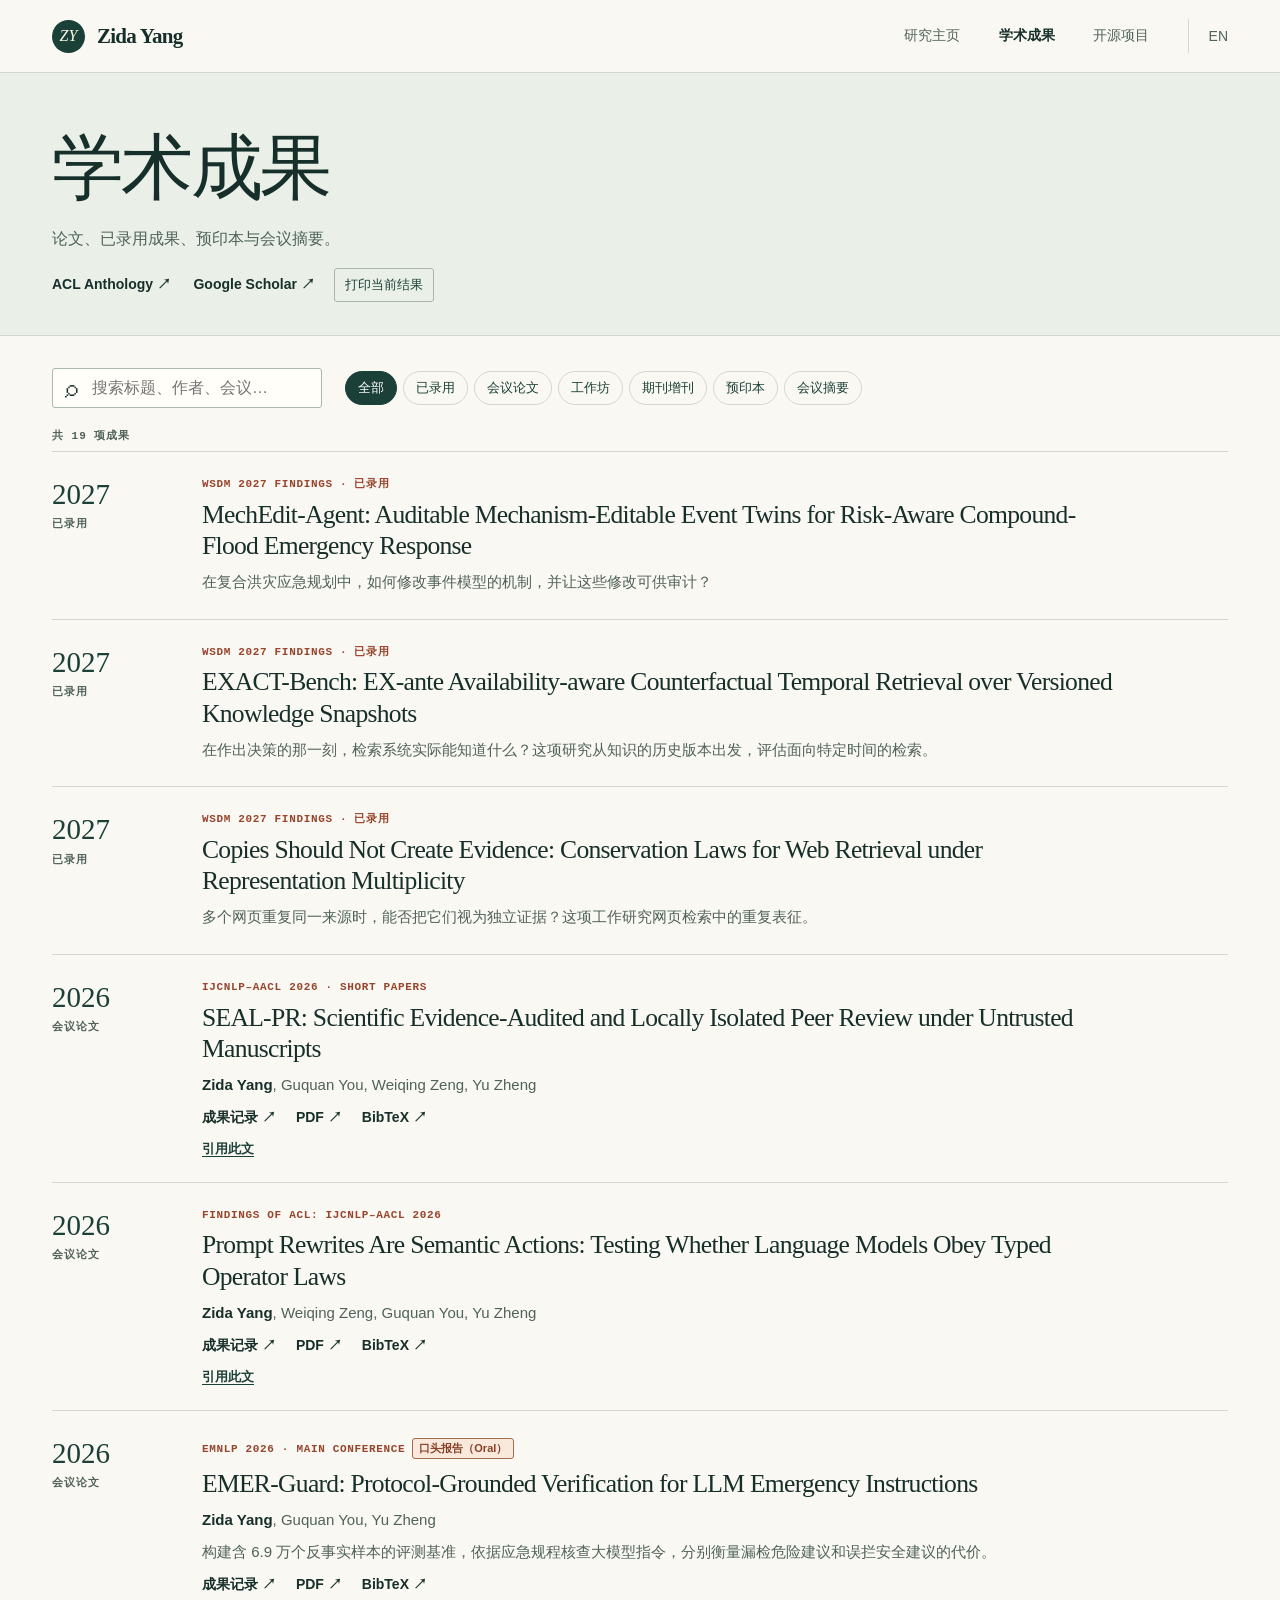
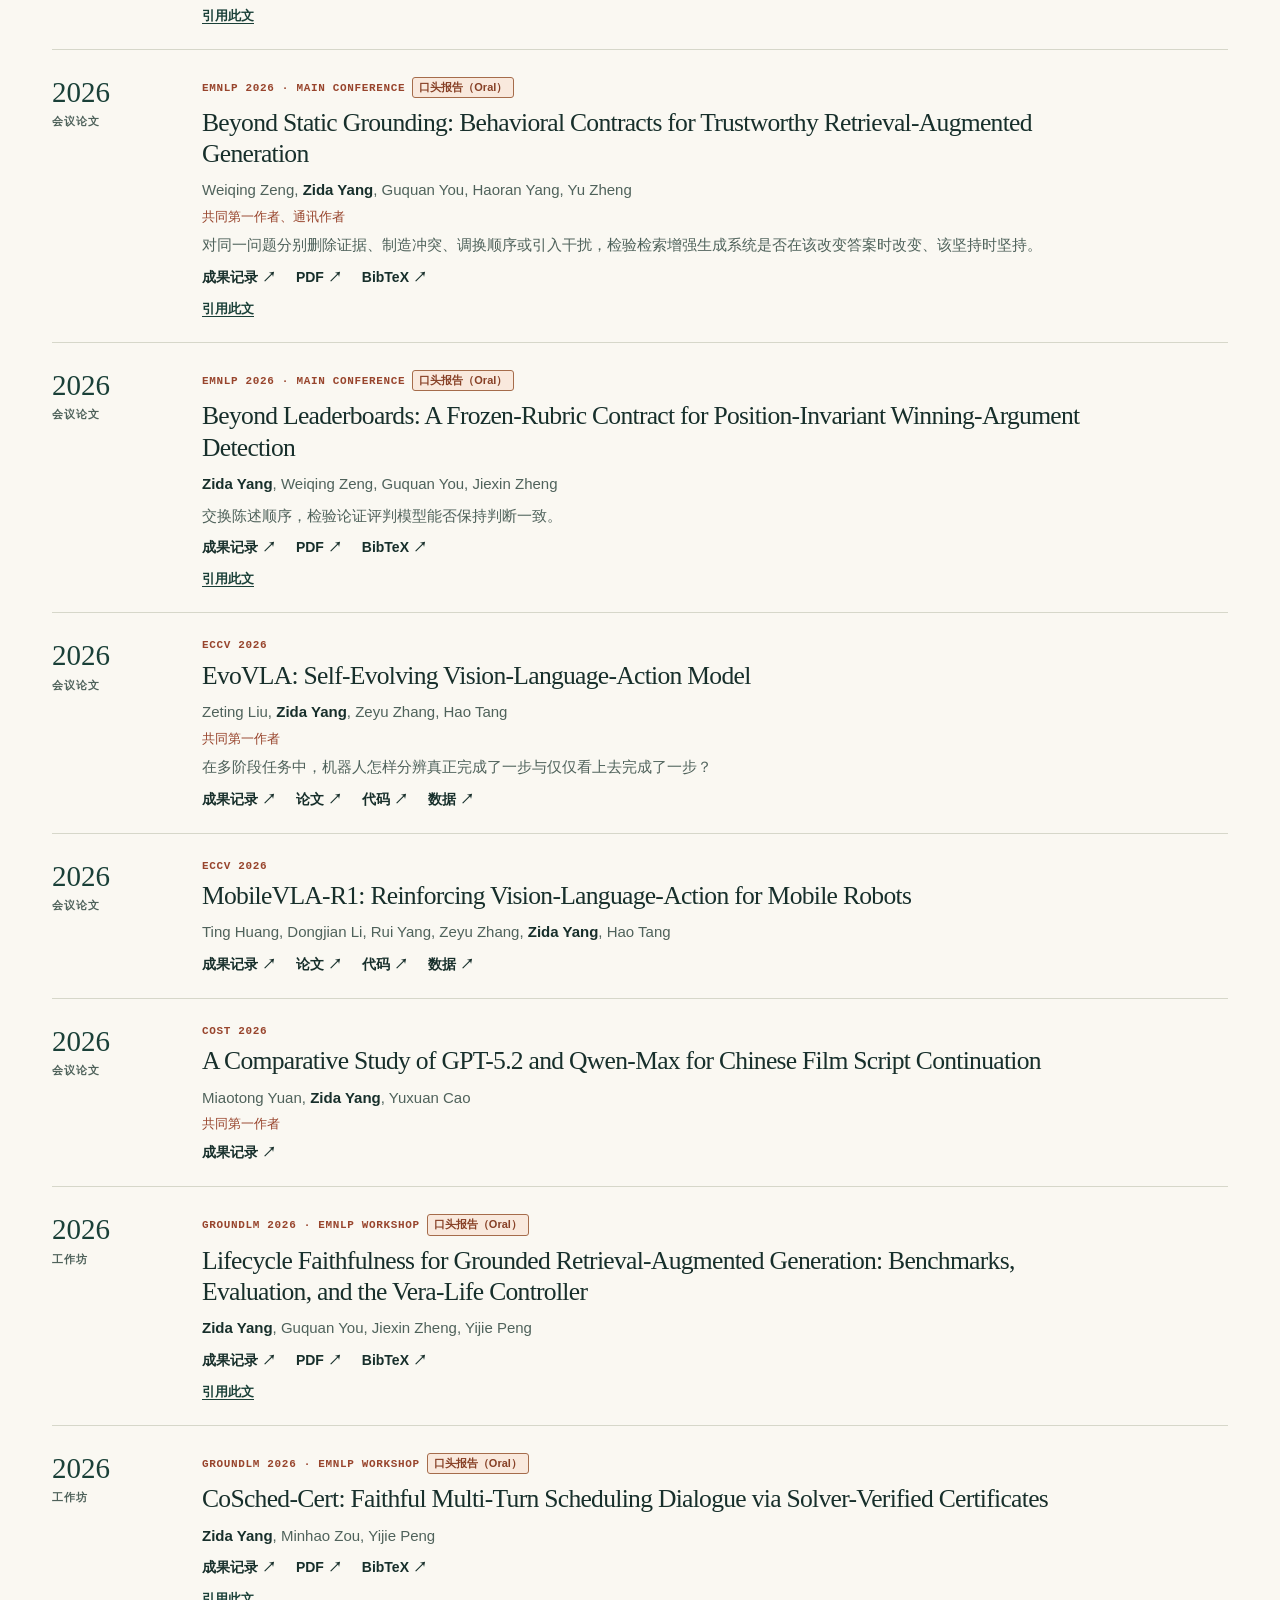
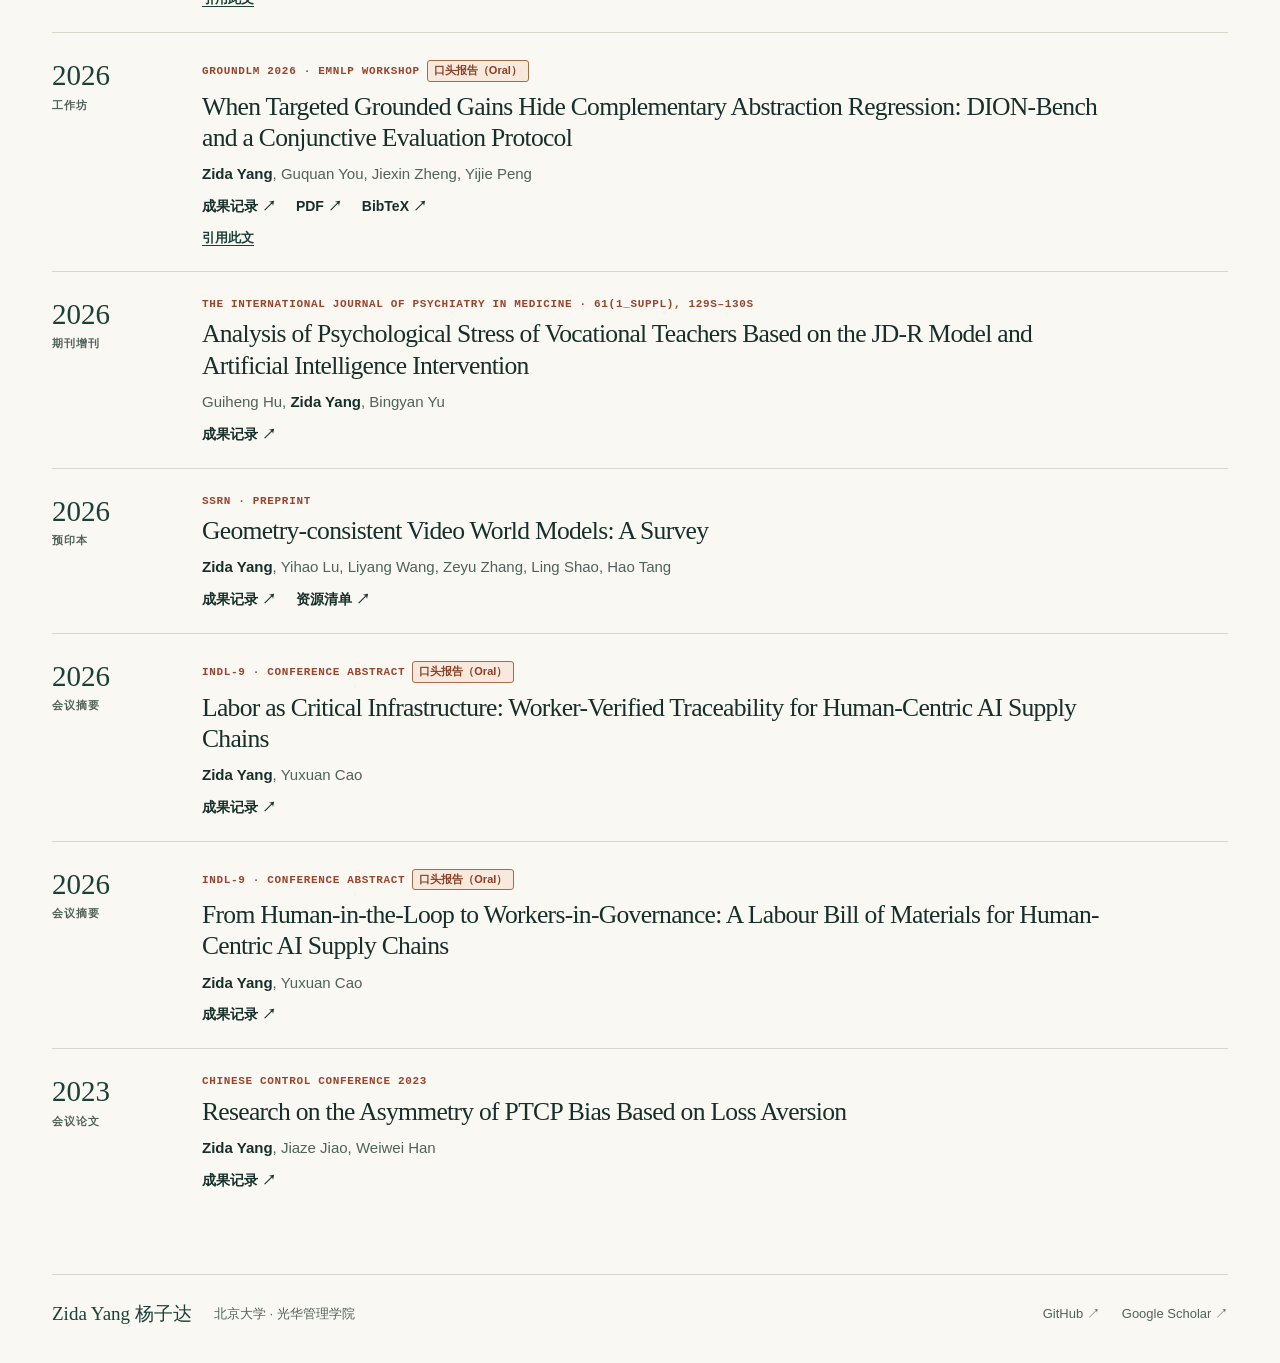
<file: zh/publications.html>
<!doctype html><html lang="zh-CN"><head><meta charset="utf-8"><meta name="viewport" content="width=device-width,initial-scale=1"><meta name="theme-color" content="#183e38"><title>杨子达 · Zida Yang | 学术成果</title><meta name="description" content="北京大学光华管理学院杨子达的学术主页，收录可信人工智能、信息检索与具身智能研究、开放资源及论文记录。"><meta property="og:title" content="杨子达 · Zida Yang | 学术成果"><meta property="og:description" content="北京大学光华管理学院杨子达的学术主页，收录可信人工智能、信息检索与具身智能研究、开放资源及论文记录。"><meta property="og:type" content="website"><meta property="og:url" content="https://yzd2002.github.io/zh/publications.html"><link rel="canonical" href="https://yzd2002.github.io/zh/publications.html"><link rel="alternate" hreflang="en" href="https://yzd2002.github.io/publications.html"><link rel="alternate" hreflang="zh-CN" href="https://yzd2002.github.io/zh/publications.html"><link rel="icon" type="image/svg+xml" href="../assets/mark.svg"><link rel="stylesheet" href="../assets/site.css?v=ddbf95ce8f54"><link rel="stylesheet" href="../assets/lab.css?v=755e2580439b"><script src="../assets/site.js?v=4dd87f4df5d5" defer></script></head><body><a href="#main" class="skip">跳至正文</a><header class="top"><div class="wrap nav"><a href="/zh/" class="brand"><span class="stamp" aria-hidden="true">ZY</span><b>Zida Yang</b></a><nav aria-label="主导航"><a href="/zh/" class="">研究主页</a><a href="/zh/publications.html" class="active">学术成果</a><a href="/zh/#projects" class="">开源项目</a><a class="lang" href="/publications.html" lang="en">EN</a></nav></div></header><main id="main"><div class="lib-hero"><div class="wrap"><h1>学术成果</h1><p>论文、已录用成果、预印本与会议摘要。</p><a href="https://aclanthology.org/people/zida-yang/" class="textlink">ACL Anthology ↗</a> <a href="https://scholar.google.com/citations?user=0XE_GW4AAAAJ" class="textlink">Google Scholar ↗</a> <button id="print-index" class="print-button" hidden>打印当前结果</button></div></div><section class="wrap catalogue"><div class="filters" hidden><label class="search"><span>⌕</span><input id="search" type="search" autocomplete="off" aria-label="搜索学术成果" placeholder="搜索标题、作者、会议…"></label><div class="pills" aria-label="按类型筛选"><button data-filter="all" aria-pressed="true">全部</button><button data-filter="accepted" aria-pressed="false">已录用</button><button data-filter="proceedings" aria-pressed="false">会议论文</button><button data-filter="workshop" aria-pressed="false">工作坊</button><button data-filter="supplement" aria-pressed="false">期刊增刊</button><button data-filter="preprint" aria-pressed="false">预印本</button><button data-filter="abstract" aria-pressed="false">会议摘要</button></div></div><p id="matches" aria-live="polite"></p><div id="records"><article class="paper" id="mechedit" data-cat="accepted"><div class="meta"><span>2027</span><small>已录用</small></div><div class="record"><div class="venue">WSDM 2027 Findings · 已录用</div><h3 lang="en">MechEdit-Agent: Auditable Mechanism-Editable Event Twins for Risk-Aware Compound-Flood Emergency Response</h3><p class=note>在复合洪灾应急规划中，如何修改事件模型的机制，并让这些修改可供审计？</p><div class="inline"></div></div></article><article class="paper" id="exact" data-cat="accepted"><div class="meta"><span>2027</span><small>已录用</small></div><div class="record"><div class="venue">WSDM 2027 Findings · 已录用</div><h3 lang="en">EXACT-Bench: EX-ante Availability-aware Counterfactual Temporal Retrieval over Versioned Knowledge Snapshots</h3><p class=note>在作出决策的那一刻，检索系统实际能知道什么？这项研究从知识的历史版本出发，评估面向特定时间的检索。</p><div class="inline"></div></div></article><article class="paper" id="copies" data-cat="accepted"><div class="meta"><span>2027</span><small>已录用</small></div><div class="record"><div class="venue">WSDM 2027 Findings · 已录用</div><h3 lang="en">Copies Should Not Create Evidence: Conservation Laws for Web Retrieval under Representation Multiplicity</h3><p class=note>多个网页重复同一来源时，能否把它们视为独立证据？这项工作研究网页检索中的重复表征。</p><div class="inline"></div></div></article><article class="paper" id="2026.aacl-short.30" data-cat="proceedings"><div class="meta"><span>2026</span><small>会议论文</small></div><div class="record"><div class="venue">IJCNLP–AACL 2026 · Short Papers</div><h3 lang="en"><a href="https://aclanthology.org/2026.aacl-short.30/" class="">SEAL-PR: Scientific Evidence-Audited and Locally Isolated Peer Review under Untrusted Manuscripts</a></h3><p class=by><strong>Zida Yang</strong>, Guquan You, Weiqing Zeng, Yu Zheng</p><div class="inline"><a href="https://aclanthology.org/2026.aacl-short.30/" class="textlink">成果记录 ↗</a><a href="https://aclanthology.org/2026.aacl-short.30.pdf" class="textlink">PDF ↗</a><a href="https://aclanthology.org/2026.aacl-short.30.bib" class="textlink">BibTeX ↗</a></div><details class="cite"><summary>引用此文</summary><pre>@inproceedings{yang-etal-2026-seal,
    title = &quot;{SEAL}-{PR}: Scientific Evidence-Audited and Locally Isolated Peer Review under Untrusted Manuscripts&quot;,
    author = &quot;Yang, Zida  and
      You, Guquan  and
      Zeng, Weiqing  and
      Zheng, Yu&quot;,
    editor = &quot;Zhang, Yue  and
      Xu, Ruifeng  and
      Purwarianti, Ayu  and
      Rong, Tong  and
      Suzuki, Jun&quot;,
    booktitle = &quot;Proceedings of the 15th International Joint Conference on Natural Language Processing and the 5th Conference of the {A}sia-Pacific Chapter of the {A}ssociation for {C}omputational {L}inguistics (Volume 2: Short Papers)&quot;,
    month = nov,
    year = &quot;2026&quot;,
    address = &quot;Hengqin, China&quot;,
    publisher = &quot;Association for Computational Linguistics&quot;,
    url = &quot;https://aclanthology.org/2026.aacl-short.30/&quot;,
    pages = &quot;443--462&quot;,
    ISBN = &quot;979-8-89176-440-8&quot;
}</pre><button class="copy-citation" type="button" hidden>复制 BibTeX</button><a class="textlink" download href="../assets/citations/2026.aacl-short.30.bib">下载 .bib</a> <span class="feedback" role="status"></span></details></div></article><article class="paper" id="2026.findings-aacl.136" data-cat="proceedings"><div class="meta"><span>2026</span><small>会议论文</small></div><div class="record"><div class="venue">Findings of ACL: IJCNLP–AACL 2026</div><h3 lang="en"><a href="https://aclanthology.org/2026.findings-aacl.136/" class="">Prompt Rewrites Are Semantic Actions: Testing Whether Language Models Obey Typed Operator Laws</a></h3><p class=by><strong>Zida Yang</strong>, Weiqing Zeng, Guquan You, Yu Zheng</p><div class="inline"><a href="https://aclanthology.org/2026.findings-aacl.136/" class="textlink">成果记录 ↗</a><a href="https://aclanthology.org/2026.findings-aacl.136.pdf" class="textlink">PDF ↗</a><a href="https://aclanthology.org/2026.findings-aacl.136.bib" class="textlink">BibTeX ↗</a></div><details class="cite"><summary>引用此文</summary><pre>@inproceedings{yang-etal-2026-prompt,
    title = &quot;Prompt Rewrites Are Semantic Actions: Testing Whether Language Models Obey Typed Operator Laws&quot;,
    author = &quot;Yang, Zida  and
      Zeng, Weiqing  and
      You, Guquan  and
      Zheng, Yu&quot;,
    editor = &quot;Zhang, Yue  and
      Xu, Ruifeng  and
      Purwarianti, Ayu  and
      Rong, Tong  and
      Suzuki, Jun&quot;,
    booktitle = &quot;Findings of the {A}ssociation for {C}omputational {L}inguistics: {IJCNLP}-{AACL} 2026&quot;,
    month = nov,
    year = &quot;2026&quot;,
    address = &quot;Hengqin, China&quot;,
    publisher = &quot;Association for Computational Linguistics&quot;,
    url = &quot;https://aclanthology.org/2026.findings-aacl.136/&quot;,
    pages = &quot;2649--2671&quot;,
    ISBN = &quot;979-8-89176-444-6&quot;
}</pre><button class="copy-citation" type="button" hidden>复制 BibTeX</button><a class="textlink" download href="../assets/citations/2026.findings-aacl.136.bib">下载 .bib</a> <span class="feedback" role="status"></span></details></div></article><article class="paper" id="2026.emnlp-main.1205" data-cat="proceedings"><div class="meta"><span>2026</span><small>会议论文</small></div><div class="record"><div class="venue">EMNLP 2026 · Main Conference<span class="presentation">口头报告（Oral）</span></div><h3 lang="en"><a href="https://aclanthology.org/2026.emnlp-main.1205/" class="">EMER-Guard: Protocol-Grounded Verification for LLM Emergency Instructions</a></h3><p class=by><strong>Zida Yang</strong>, Guquan You, Yu Zheng</p><p class=note>构建含 6.9 万个反事实样本的评测基准，依据应急规程核查大模型指令，分别衡量漏检危险建议和误拦安全建议的代价。</p><div class="inline"><a href="https://aclanthology.org/2026.emnlp-main.1205/" class="textlink">成果记录 ↗</a><a href="https://aclanthology.org/2026.emnlp-main.1205.pdf" class="textlink">PDF ↗</a><a href="https://aclanthology.org/2026.emnlp-main.1205.bib" class="textlink">BibTeX ↗</a></div><details class="cite"><summary>引用此文</summary><pre>@inproceedings{yang-etal-2026-emer,
    title = &quot;{EMER}-Guard: Protocol-Grounded Verification for {LLM} Emergency Instructions&quot;,
    author = &quot;Yang, Zida  and
      You, Guquan  and
      Zheng, Yu&quot;,
    editor = &quot;Lee, Hung-Yi  and
      Dev, Sunipa  and
      Li, Junyi Jessy  and
      Elliott, Desmond&quot;,
    booktitle = &quot;Proceedings of the 2026 Conference on Empirical Methods in Natural Language Processing&quot;,
    month = oct,
    year = &quot;2026&quot;,
    address = &quot;Budapest, Hungary&quot;,
    publisher = &quot;Association for Computational Linguistics&quot;,
    url = &quot;https://aclanthology.org/2026.emnlp-main.1205/&quot;,
    doi = &quot;10.18653/2026.emnlp-main.1205&quot;,
    pages = &quot;27573--27593&quot;,
    ISBN = &quot;979-8-89176-459-0&quot;
}</pre><button class="copy-citation" type="button" hidden>复制 BibTeX</button><a class="textlink" download href="../assets/citations/2026.emnlp-main.1205.bib">下载 .bib</a> <span class="feedback" role="status"></span></details></div></article><article class="paper" id="2026.emnlp-main.1494" data-cat="proceedings"><div class="meta"><span>2026</span><small>会议论文</small></div><div class="record"><div class="venue">EMNLP 2026 · Main Conference<span class="presentation">口头报告（Oral）</span></div><h3 lang="en"><a href="https://aclanthology.org/2026.emnlp-main.1494/" class="">Beyond Static Grounding: Behavioral Contracts for Trustworthy Retrieval-Augmented Generation</a></h3><p class=by>Weiqing Zeng, <strong>Zida Yang</strong>, Guquan You, Haoran Yang, Yu Zheng</p><small class=role>共同第一作者、通讯作者</small><p class=note>对同一问题分别删除证据、制造冲突、调换顺序或引入干扰，检验检索增强生成系统是否在该改变答案时改变、该坚持时坚持。</p><div class="inline"><a href="https://aclanthology.org/2026.emnlp-main.1494/" class="textlink">成果记录 ↗</a><a href="https://aclanthology.org/2026.emnlp-main.1494.pdf" class="textlink">PDF ↗</a><a href="https://aclanthology.org/2026.emnlp-main.1494.bib" class="textlink">BibTeX ↗</a></div><details class="cite"><summary>引用此文</summary><pre>@inproceedings{zeng-etal-2026-beyond,
    title = &quot;Beyond Static Grounding: Behavioral Contracts for Trustworthy Retrieval-Augmented Generation&quot;,
    author = &quot;Zeng, Weiqing  and
      Yang, Zida  and
      You, Guquan  and
      Yang, Haoran  and
      Zheng, Yu&quot;,
    editor = &quot;Lee, Hung-Yi  and
      Dev, Sunipa  and
      Li, Junyi Jessy  and
      Elliott, Desmond&quot;,
    booktitle = &quot;Proceedings of the 2026 Conference on Empirical Methods in Natural Language Processing&quot;,
    month = oct,
    year = &quot;2026&quot;,
    address = &quot;Budapest, Hungary&quot;,
    publisher = &quot;Association for Computational Linguistics&quot;,
    url = &quot;https://aclanthology.org/2026.emnlp-main.1494/&quot;,
    doi = &quot;10.18653/2026.emnlp-main.1494&quot;,
    pages = &quot;34136--34152&quot;,
    ISBN = &quot;979-8-89176-459-0&quot;
}</pre><button class="copy-citation" type="button" hidden>复制 BibTeX</button><a class="textlink" download href="../assets/citations/2026.emnlp-main.1494.bib">下载 .bib</a> <span class="feedback" role="status"></span></details></div></article><article class="paper" id="2026.emnlp-main.1270" data-cat="proceedings"><div class="meta"><span>2026</span><small>会议论文</small></div><div class="record"><div class="venue">EMNLP 2026 · Main Conference<span class="presentation">口头报告（Oral）</span></div><h3 lang="en"><a href="https://aclanthology.org/2026.emnlp-main.1270/" class="">Beyond Leaderboards: A Frozen-Rubric Contract for Position-Invariant Winning-Argument Detection</a></h3><p class=by><strong>Zida Yang</strong>, Weiqing Zeng, Guquan You, Jiexin Zheng</p><p class=note>交换陈述顺序，检验论证评判模型能否保持判断一致。</p><div class="inline"><a href="https://aclanthology.org/2026.emnlp-main.1270/" class="textlink">成果记录 ↗</a><a href="https://aclanthology.org/2026.emnlp-main.1270.pdf" class="textlink">PDF ↗</a><a href="https://aclanthology.org/2026.emnlp-main.1270.bib" class="textlink">BibTeX ↗</a></div><details class="cite"><summary>引用此文</summary><pre>@inproceedings{yang-etal-2026-beyond,
    title = &quot;Beyond Leaderboards: A Frozen-Rubric Contract for Position-Invariant Winning-Argument Detection&quot;,
    author = &quot;Yang, Zida  and
      Zeng, Weiqing  and
      You, Guquan  and
      Zheng, Jiexin&quot;,
    editor = &quot;Lee, Hung-Yi  and
      Dev, Sunipa  and
      Li, Junyi Jessy  and
      Elliott, Desmond&quot;,
    booktitle = &quot;Proceedings of the 2026 Conference on Empirical Methods in Natural Language Processing&quot;,
    month = oct,
    year = &quot;2026&quot;,
    address = &quot;Budapest, Hungary&quot;,
    publisher = &quot;Association for Computational Linguistics&quot;,
    url = &quot;https://aclanthology.org/2026.emnlp-main.1270/&quot;,
    doi = &quot;10.18653/2026.emnlp-main.1270&quot;,
    pages = &quot;28937--28958&quot;,
    ISBN = &quot;979-8-89176-459-0&quot;
}</pre><button class="copy-citation" type="button" hidden>复制 BibTeX</button><a class="textlink" download href="../assets/citations/2026.emnlp-main.1270.bib">下载 .bib</a> <span class="feedback" role="status"></span></details></div></article><article class="paper" id="evovla" data-cat="proceedings"><div class="meta"><span>2026</span><small>会议论文</small></div><div class="record"><div class="venue">ECCV 2026</div><h3 lang="en"><a href="https://aigeeksgroup.github.io/EvoVLA/" class="">EvoVLA: Self-Evolving Vision-Language-Action Model</a></h3><p class=by>Zeting Liu, <strong>Zida Yang</strong>, Zeyu Zhang, Hao Tang</p><small class=role>共同第一作者</small><p class=note>在多阶段任务中，机器人怎样分辨真正完成了一步与仅仅看上去完成了一步？</p><div class="inline"><a href="https://aigeeksgroup.github.io/EvoVLA/" class="textlink">成果记录 ↗</a><a href="https://arxiv.org/abs/2511.16166" class="textlink">论文 ↗</a><a href="https://github.com/AIGeeksGroup/EvoVLA" class="textlink">代码 ↗</a><a href="https://huggingface.co/datasets/AIGeeksGroup/Discoverse-L" class="textlink">数据 ↗</a></div></div></article><article class="paper" id="mobile" data-cat="proceedings"><div class="meta"><span>2026</span><small>会议论文</small></div><div class="record"><div class="venue">ECCV 2026</div><h3 lang="en"><a href="https://aigeeksgroup.github.io/MobileVLA-R1/" class="">MobileVLA-R1: Reinforcing Vision-Language-Action for Mobile Robots</a></h3><p class=by>Ting Huang, Dongjian Li, Rui Yang, Zeyu Zhang, <strong>Zida Yang</strong>, Hao Tang</p><div class="inline"><a href="https://aigeeksgroup.github.io/MobileVLA-R1/" class="textlink">成果记录 ↗</a><a href="https://arxiv.org/abs/2511.17889" class="textlink">论文 ↗</a><a href="https://github.com/AIGeeksGroup/MobileVLA-R1" class="textlink">代码 ↗</a><a href="https://huggingface.co/datasets/AIGeeksGroup/MobileVLA-CoT" class="textlink">数据 ↗</a></div></div></article><article class="paper" id="cost" data-cat="proceedings"><div class="meta"><span>2026</span><small>会议论文</small></div><div class="record"><div class="venue">CoST 2026</div><h3 lang="en"><a href="https://doi.org/10.23919/COSTCPS00105.2026.00074" class="">A Comparative Study of GPT-5.2 and Qwen-Max for Chinese Film Script Continuation</a></h3><p class=by>Miaotong Yuan, <strong>Zida Yang</strong>, Yuxuan Cao</p><small class=role>共同第一作者</small><div class="inline"><a href="https://doi.org/10.23919/COSTCPS00105.2026.00074" class="textlink">成果记录 ↗</a></div></div></article><article class="paper" id="2026.groundlm-1.18" data-cat="workshop"><div class="meta"><span>2026</span><small>工作坊</small></div><div class="record"><div class="venue">GroundLM 2026 · EMNLP Workshop<span class="presentation">口头报告（Oral）</span></div><h3 lang="en"><a href="https://aclanthology.org/2026.groundlm-1.18/" class="">Lifecycle Faithfulness for Grounded Retrieval-Augmented Generation: Benchmarks, Evaluation, and the Vera-Life Controller</a></h3><p class=by><strong>Zida Yang</strong>, Guquan You, Jiexin Zheng, Yijie Peng</p><div class="inline"><a href="https://aclanthology.org/2026.groundlm-1.18/" class="textlink">成果记录 ↗</a><a href="https://aclanthology.org/2026.groundlm-1.18.pdf" class="textlink">PDF ↗</a><a href="https://aclanthology.org/2026.groundlm-1.18.bib" class="textlink">BibTeX ↗</a></div><details class="cite"><summary>引用此文</summary><pre>@inproceedings{yang-etal-2026-lifecycle,
    title = &quot;Lifecycle Faithfulness for Grounded Retrieval-Augmented Generation: Benchmarks, Evaluation, and the Vera-Life Controller&quot;,
    author = &quot;Yang, Zida  and
      You, Guquan  and
      Zheng, Jiexin  and
      Peng, Yijie&quot;,
    editor = &quot;Wang, Yimu  and
      Choi, Yee Man  and
      Wu, Di  and
      Ouyang, Siqi  and
      Azadani, Mozhgan Nasr  and
      Fung, Yi R. (May)&quot;,
    booktitle = &quot;Proceedings of the 1st Workshop on Grounding Language Models: Learning Faithfully and Efficiently ({G}round{LM} 2026)&quot;,
    month = oct,
    year = &quot;2026&quot;,
    address = &quot;Budapest, Hungary&quot;,
    publisher = &quot;Association for Computational Linguistics&quot;,
    url = &quot;https://aclanthology.org/2026.groundlm-1.18/&quot;,
    doi = &quot;10.18653/2026.groundlm-1.18&quot;,
    pages = &quot;211--240&quot;,
    ISBN = &quot;979-8-89176-478-1&quot;
}</pre><button class="copy-citation" type="button" hidden>复制 BibTeX</button><a class="textlink" download href="../assets/citations/2026.groundlm-1.18.bib">下载 .bib</a> <span class="feedback" role="status"></span></details></div></article><article class="paper" id="2026.groundlm-1.24" data-cat="workshop"><div class="meta"><span>2026</span><small>工作坊</small></div><div class="record"><div class="venue">GroundLM 2026 · EMNLP Workshop<span class="presentation">口头报告（Oral）</span></div><h3 lang="en"><a href="https://aclanthology.org/2026.groundlm-1.24/" class="">CoSched-Cert: Faithful Multi-Turn Scheduling Dialogue via Solver-Verified Certificates</a></h3><p class=by><strong>Zida Yang</strong>, Minhao Zou, Yijie Peng</p><div class="inline"><a href="https://aclanthology.org/2026.groundlm-1.24/" class="textlink">成果记录 ↗</a><a href="https://aclanthology.org/2026.groundlm-1.24.pdf" class="textlink">PDF ↗</a><a href="https://aclanthology.org/2026.groundlm-1.24.bib" class="textlink">BibTeX ↗</a></div><details class="cite"><summary>引用此文</summary><pre>@inproceedings{yang-etal-2026-cosched,
    title = &quot;{C}o{S}ched-Cert: Faithful Multi-Turn Scheduling Dialogue via Solver-Verified Certificates&quot;,
    author = &quot;Yang, Zida  and
      Zou, Minhao  and
      Peng, Yijie&quot;,
    editor = &quot;Wang, Yimu  and
      Choi, Yee Man  and
      Wu, Di  and
      Ouyang, Siqi  and
      Azadani, Mozhgan Nasr  and
      Fung, Yi R. (May)&quot;,
    booktitle = &quot;Proceedings of the 1st Workshop on Grounding Language Models: Learning Faithfully and Efficiently ({G}round{LM} 2026)&quot;,
    month = oct,
    year = &quot;2026&quot;,
    address = &quot;Budapest, Hungary&quot;,
    publisher = &quot;Association for Computational Linguistics&quot;,
    url = &quot;https://aclanthology.org/2026.groundlm-1.24/&quot;,
    doi = &quot;10.18653/2026.groundlm-1.24&quot;,
    pages = &quot;310--321&quot;,
    ISBN = &quot;979-8-89176-478-1&quot;
}</pre><button class="copy-citation" type="button" hidden>复制 BibTeX</button><a class="textlink" download href="../assets/citations/2026.groundlm-1.24.bib">下载 .bib</a> <span class="feedback" role="status"></span></details></div></article><article class="paper" id="2026.groundlm-1.77" data-cat="workshop"><div class="meta"><span>2026</span><small>工作坊</small></div><div class="record"><div class="venue">GroundLM 2026 · EMNLP Workshop<span class="presentation">口头报告（Oral）</span></div><h3 lang="en"><a href="https://aclanthology.org/2026.groundlm-1.77/" class="">When Targeted Grounded Gains Hide Complementary Abstraction Regression: DION-Bench and a Conjunctive Evaluation Protocol</a></h3><p class=by><strong>Zida Yang</strong>, Guquan You, Jiexin Zheng, Yijie Peng</p><div class="inline"><a href="https://aclanthology.org/2026.groundlm-1.77/" class="textlink">成果记录 ↗</a><a href="https://aclanthology.org/2026.groundlm-1.77.pdf" class="textlink">PDF ↗</a><a href="https://aclanthology.org/2026.groundlm-1.77.bib" class="textlink">BibTeX ↗</a></div><details class="cite"><summary>引用此文</summary><pre>@inproceedings{yang-etal-2026-targeted,
    title = &quot;When Targeted Grounded Gains Hide Complementary Abstraction Regression: {DION}-Bench and a Conjunctive Evaluation Protocol&quot;,
    author = &quot;Yang, Zida  and
      You, Guquan  and
      Zheng, Jiexin  and
      Peng, Yijie&quot;,
    editor = &quot;Wang, Yimu  and
      Choi, Yee Man  and
      Wu, Di  and
      Ouyang, Siqi  and
      Azadani, Mozhgan Nasr  and
      Fung, Yi R. (May)&quot;,
    booktitle = &quot;Proceedings of the 1st Workshop on Grounding Language Models: Learning Faithfully and Efficiently ({G}round{LM} 2026)&quot;,
    month = oct,
    year = &quot;2026&quot;,
    address = &quot;Budapest, Hungary&quot;,
    publisher = &quot;Association for Computational Linguistics&quot;,
    url = &quot;https://aclanthology.org/2026.groundlm-1.77/&quot;,
    doi = &quot;10.18653/2026.groundlm-1.77&quot;,
    pages = &quot;1091--1115&quot;,
    ISBN = &quot;979-8-89176-478-1&quot;
}</pre><button class="copy-citation" type="button" hidden>复制 BibTeX</button><a class="textlink" download href="../assets/citations/2026.groundlm-1.77.bib">下载 .bib</a> <span class="feedback" role="status"></span></details></div></article><article class="paper" id="teacher-stress" data-cat="supplement"><div class="meta"><span>2026</span><small>期刊增刊</small></div><div class="record"><div class="venue">The International Journal of Psychiatry in Medicine · 61(1_suppl), 129S–130S</div><h3 lang="en"><a href="https://scholar.google.com/citations?view_op=view_citation&amp;user=0XE_GW4AAAAJ&amp;citation_for_view=0XE_GW4AAAAJ:IjCSPb-OGe4C" class="">Analysis of Psychological Stress of Vocational Teachers Based on the JD-R Model and Artificial Intelligence Intervention</a></h3><p class=by>Guiheng Hu, <strong>Zida Yang</strong>, Bingyan Yu</p><div class="inline"><a href="https://scholar.google.com/citations?view_op=view_citation&amp;user=0XE_GW4AAAAJ&amp;citation_for_view=0XE_GW4AAAAJ:IjCSPb-OGe4C" class="textlink">成果记录 ↗</a></div></div></article><article class="paper" id="geometry" data-cat="preprint"><div class="meta"><span>2026</span><small>预印本</small></div><div class="record"><div class="venue">SSRN · Preprint</div><h3 lang="en"><a href="https://papers.ssrn.com/sol3/papers.cfm?abstract_id=7420018" class="">Geometry-consistent Video World Models: A Survey</a></h3><p class=by><strong>Zida Yang</strong>, Yihao Lu, Liyang Wang, Zeyu Zhang, Ling Shao, Hao Tang</p><div class="inline"><a href="https://papers.ssrn.com/sol3/papers.cfm?abstract_id=7420018" class="textlink">成果记录 ↗</a><a href="https://github.com/AIGeeksGroup/Awesome-GC-VWM" class="textlink">资源清单 ↗</a></div></div></article><article class="paper" id="indl-lineage" data-cat="abstract"><div class="meta"><span>2026</span><small>会议摘要</small></div><div class="record"><div class="venue">INDL-9 · Conference Abstract<span class="presentation">口头报告（Oral）</span></div><h3 lang="en"><a href="https://indl-9.sciencesconf.org/736729" class="">Labor as Critical Infrastructure: Worker-Verified Traceability for Human-Centric AI Supply Chains</a></h3><p class=by><strong>Zida Yang</strong>, Yuxuan Cao</p><div class="inline"><a href="https://indl-9.sciencesconf.org/736729" class="textlink">成果记录 ↗</a></div></div></article><article class="paper" id="indl-lbom" data-cat="abstract"><div class="meta"><span>2026</span><small>会议摘要</small></div><div class="record"><div class="venue">INDL-9 · Conference Abstract<span class="presentation">口头报告（Oral）</span></div><h3 lang="en"><a href="https://indl-9.sciencesconf.org/736739" class="">From Human-in-the-Loop to Workers-in-Governance: A Labour Bill of Materials for Human-Centric AI Supply Chains</a></h3><p class=by><strong>Zida Yang</strong>, Yuxuan Cao</p><div class="inline"><a href="https://indl-9.sciencesconf.org/736739" class="textlink">成果记录 ↗</a></div></div></article><article class="paper" id="ptcp" data-cat="proceedings"><div class="meta"><span>2023</span><small>会议论文</small></div><div class="record"><div class="venue">Chinese Control Conference 2023</div><h3 lang="en"><a href="https://doi.org/10.23919/CCC58697.2023.10240686" class="">Research on the Asymmetry of PTCP Bias Based on Loss Aversion</a></h3><p class=by><strong>Zida Yang</strong>, Jiaze Jiao, Weiwei Han</p><div class="inline"><a href="https://doi.org/10.23919/CCC58697.2023.10240686" class="textlink">成果记录 ↗</a></div></div></article></div><p id="empty" hidden>没有匹配结果，请尝试其他关键词或类别。</p></section></main><footer class="wrap"><span>Zida Yang <span lang="zh">杨子达</span></span><span>北京大学 · 光华管理学院</span><a href="https://github.com/yzd2002" class="">GitHub ↗</a> <a href="https://scholar.google.com/citations?user=0XE_GW4AAAAJ" class="">Google Scholar ↗</a></footer></body></html>
</file>
<file: assets/site.css>
:root {
  --paper: #faf8f2;
  --ink: #172f2b;
  --forest: #1a4038;
  --muted: #4f625b;
  --rust: #98452d;
  --line: #d6d7ca;
  --serif: Georgia, "Times New Roman", "Songti SC", SimSun, serif;
  --sans: "Segoe UI", "PingFang SC", "Microsoft YaHei", Arial, sans-serif;
  --mono: Consolas, "Lucida Console", monospace;
  color-scheme: light;
  font-family: var(--sans);
  color: var(--ink);
  background: var(--paper);
  -webkit-text-size-adjust: 100%;
}
*, *::before, *::after { box-sizing: border-box; }
body, h1, h2, h3, p, figure { margin: 0; }
a { color: inherit; text-decoration: none; }
a:hover { color: var(--rust); }
a:focus-visible, button:focus-visible, summary:focus-visible, input:focus-visible { outline: 3px solid #c57244; outline-offset: 4px; }
button, input { font: inherit; }
button, summary { cursor: pointer; }
[hidden] { display: none !important; }
.wrap { width: min(1190px, calc(100% - 104px)); margin-inline: auto; }
.skip { position: absolute; z-index: 5; top: -5em; left: 1rem; background: #fff; padding: 12px; }
.skip:focus { top: 8px; }
.top { border-bottom: 1px solid var(--line); }
.nav, .brand, nav, .actions, .inline, .section-head, footer { display: flex; align-items: center; }
.nav { min-height: 72px; justify-content: space-between; gap: 15px; }
.brand { gap: 12px; white-space: nowrap; }
.brand b { font: 600 21px var(--serif); letter-spacing: -.035em; }
.stamp { display: grid; place-items: center; height: 33px; width: 33px; border-radius: 50%; background: var(--forest); color: #fff8e7; font: italic 16px var(--serif); }
nav { gap: clamp(16px,3vw,42px); }
nav a { font-size: 14px; color: var(--muted); padding: 9px 0; }
nav a.active { color: var(--ink); font-weight: 650; }
nav .lang { border-left: 1px solid var(--line); padding-left: 20px; }
.hero { padding-block: clamp(40px,5vw,76px); display: grid; grid-template-columns: 1.12fr 1fr; gap: clamp(36px,6vw,105px); align-items: center; }
.eyebrow, .micro, .venue, .meta small, #matches { font: 600 11px/1.5 var(--mono); letter-spacing: .09em; }
.eyebrow { color: var(--rust); }
.eyebrow i { display: inline-block; width: 24px; height: 1px; background: currentColor; margin: 0 10px 3px 0; }
h1, h2, h3 { font-family: var(--serif); font-weight: 400; }
.hero h1 { font-size: clamp(66px,7.3vw,112px); letter-spacing: -.075em; line-height: .98; margin: 20px 0 7px; }
.hero h1 em { color: var(--forest); font-weight: 400; }
.altname { font: 400 24px/1.3 var(--serif); color: var(--muted); letter-spacing: .12em; margin: 0 0 22px; }
.identity { display: flex; align-items: center; gap: clamp(15px,2vw,31px); }
.portrait { width: clamp(68px,6.5vw,93px); height: auto; border: 1px solid var(--line); padding: 3px; background: white; border-radius: 3px; transform: rotate(2deg); }
.position { font-size: clamp(15px,1.16vw,17px); font-weight: 600; line-height: 1.58; }
.lead { max-width: 51ch; margin-top: 14px; color: var(--muted); font-size: 16px; line-height: 1.72; }
.actions { flex-wrap: wrap; gap: 22px; margin-top: 25px; }
.btn { display: inline-flex; gap: 18px; align-items: center; padding: 12px 17px; color: #fff; background: var(--forest); border-radius: 3px; font-size: 14px; font-weight: 600; }
.btn:hover { background: #285a4e; color: white; }
.quietlink, .textlink { font-size: 14px; font-weight: 600; text-underline-offset: 5px; }
.quietlink, .textlink:hover { text-decoration: underline; }
.atlas { background: #173a34; border: 1px solid #13332e; border-radius: 5px; color: #eff5e9; overflow: hidden; }
.switches { display: none; grid-template-columns: repeat(3,1fr); border-top: 1px solid #49635a; }
.interactive .switches { display: grid; }
.switches button { text-align: left; display: flex; align-items: center; gap: 9px; min-height: 46px; padding-inline: clamp(9px,1.5vw,22px); background: transparent; color: #d4e2d9; border: 0; border-right: 1px solid #49635a; font-size: 13px; }
.switches button:last-child { border-right: 0; }
.switches button[aria-pressed="true"] { background: #315249; color: white; box-shadow: inset 0 -2px #ebaa80; }
.latest { border-block: 1px solid var(--line); background: #f1eee3; }
.latest .wrap { display: flex; align-items: baseline; gap: 23px; padding-block: 18px; }
.latest p { flex: 1; font-size: 15px; line-height: 1.6; }
.section, .resource { padding-block: clamp(42px,5vw,78px); }
.section-head { justify-content: space-between; gap: 18px; margin-bottom: 27px; align-items: end; }
h2 { font-size: clamp(36px,3.5vw,54px); letter-spacing: -.055em; line-height: 1.14; margin-top: 8px; }
.cards { display: grid; grid-template-columns: repeat(3,minmax(0,1fr)); gap: 25px; }
.cover { display: grid; place-items: center; position: relative; height: 138px; overflow: hidden; border: 1px solid #00000012; border-radius: 3px; }
.cover svg { display: block; height: 100%; width: 100%; }
.cover.c0 { background: #f2e0d1; color: #93462d; }
.cover.c1 { background: #dfe9e7; color: #416470; }
.cover.c2 { background: #e6e9d8; color: #66764d; }
.ftext { padding: 16px 0 0; }
.ftext .micro, .venue { color: var(--rust); text-transform: uppercase; letter-spacing: .06em; }
.ftext h3 { font-size: clamp(25px,2.2vw,33px); letter-spacing: -.04em; line-height: 1.17; margin: 6px 0 8px; }
.ftext p, .projectgrid > div > p:not(.eyebrow), .about p:not(.eyebrow) { font-size: 16px; line-height: 1.72; color: var(--muted); }
.ftext p { font-size: 15px; }
.ftext .textlink { display: inline-block; margin-top: 14px; }
.resource { background: #eaf0e8; border-block: 1px solid #cdd6c9; }
.projectgrid, .about { display: grid; grid-template-columns: .85fr 1.4fr; gap: 9%; }
.projectgrid h2 { margin-bottom: 14px; }
.projectgrid > div > .textlink { display: inline-block; margin-top: 17px; }
.project-row { display: grid; grid-template-columns: 1fr 24px; gap: 10px; border-top: 1px solid #bfcbc0; padding: 16px 0; align-items: baseline; }
.project-row:last-child { border-bottom: 1px solid #bfcbc0; }
.project-row b { font: 400 24px/1.25 var(--serif); }
.project-row small { display: block; margin-top: 4px; font-size: 14px; line-height: 1.55; color: var(--muted); }
.project-row em { font-style: normal; }
.repos { margin-top: 28px; }
.repos summary { font-weight: 600; color: var(--forest); width: fit-content; padding: 10px 0; }
.repos summary span { font: 12px var(--mono); color: var(--muted); margin-left: 8px; }
.repos ul { display: grid; grid-template-columns: repeat(3,1fr); gap: 14px 24px; list-style: none; padding: 15px 0 0; }
.repos li { border-top: 1px solid #c3cfc3; padding-top: 11px; overflow-wrap: anywhere; }
.repos li span, .repos li small { display: block; color: var(--muted); font-size: 13px; line-height: 1.5; }
.repos li span { margin: 5px 0; }
.about p + p { margin-top: 14px; }
.inline { flex-wrap: wrap; gap: 10px 20px; }
.about .inline { margin-top: 20px; }
footer { flex-wrap: wrap; border-top: 1px solid var(--line); gap: 10px 22px; padding-block: 26px 36px; font-size: 13px; color: var(--muted); }
footer > span:first-child { color: var(--forest); font: 19px var(--serif); }
footer > span:nth-child(2) { margin-right: auto; }
.lib-hero { background: #eaf0e8; border-bottom: 1px solid var(--line); }
.lib-hero .wrap { padding-block: 40px 33px; }
.lib-hero h1 { font-size: clamp(46px,5.6vw,88px); letter-spacing: -.065em; margin: 7px 0 10px; }
.lib-hero p:not(.eyebrow) { color: var(--muted); font-size: 16px; line-height: 1.6; margin-bottom: 16px; }
.lib-hero .textlink + .textlink { margin-left: 18px; }
.catalogue { padding-block: 32px 60px; }
.filters { display: flex; flex-wrap: wrap; align-items: center; gap: 14px 23px; }
.search { display: flex; align-items: center; gap: 8px; max-width: 100%; border: 1px solid #aab9af; border-radius: 3px; padding-left: 12px; background: #fffef9; }
.search span { font: 25px var(--serif); }
.search input { color: var(--ink); border: 0; background: transparent; padding: 10px 6px; width: 235px; max-width: 100%; }
.pills { display: flex; flex-wrap: wrap; gap: 6px; }
.pills button { background: transparent; border: 1px solid var(--line); border-radius: 20px; color: var(--forest); padding: 7px 12px; font-size: 13px; }
.pills button[aria-pressed="true"] { background: var(--forest); border-color: var(--forest); color: white; }
#matches { margin: 20px 0 7px; color: var(--muted); }
.paper { display: grid; grid-template-columns: 120px 1fr; gap: 30px; padding: 24px 0; border-top: 1px solid var(--line); scroll-margin-top: 15px; }
.paper:target { border-top-color: var(--rust); }
.meta span, .meta small { display: block; }
.meta span { font: 29px/1.25 var(--serif); color: var(--forest); }
.meta small { color: var(--muted); margin-top: 4px; }
.record { max-width: 910px; }
.record h3 { font-size: clamp(22px,2vw,31px); line-height: 1.22; letter-spacing: -.028em; margin: 6px 0 9px; }
.by, .note { font-size: 15px; line-height: 1.65; color: var(--muted); }
.by strong { color: var(--ink); }
.role { display: inline-block; margin-top: 5px; color: var(--rust); }
.note { margin-top: 7px; }
.record .inline:not(:empty) { margin-top: 11px; }
#empty { padding: 34px 0; }
:lang(zh-CN) h1, :lang(zh-CN) h2 { letter-spacing: -.035em; }
html[lang="zh-CN"] .lead, html[lang="zh-CN"] .about p:not(.eyebrow) { line-height: 1.9; }
@media (max-width: 900px) {
  .wrap { width: calc(100% - 64px); }
  .hero { gap: 28px; grid-template-columns: 1.08fr 1fr; }
  .hero h1 { font-size: clamp(60px,8.5vw,78px); }
  .cards { gap: 18px; }
  .paper { grid-template-columns: 95px 1fr; gap: 18px; }
}
@media (max-width: 700px) {
  .wrap { width: calc(100% - 38px); }
  .nav { min-height: 62px; gap: 6px; }
  nav { gap: 13px; }
  nav a { font-size: 12px; }
  nav .lang { padding-left: 10px; }
  .brand { gap: 7px; }
  .brand b { font-size: 17px; }
  .stamp { width: 27px; height: 27px; font-size: 13px; }
  .hero { grid-template-columns: 1fr; gap: 29px; padding-block: 34px; }
  .hero h1 { font-size: clamp(68px,14vw,88px); }
  .altname { font-size: 20px; margin-bottom: 17px; }
  .lead { margin-top: 11px; }
  .latest .wrap { flex-wrap: wrap; gap: 4px 12px; padding-block: 13px; }
  .latest p { flex: 1 1 100%; }
  .section-head { align-items: start; }
  .section-head > .textlink { align-self: end; font-size: 12px; padding-bottom: 3px; }
  .cards, .projectgrid, .about { grid-template-columns: 1fr; gap: 28px; }
  .cover { height: 145px; }
  .ftext { padding-top: 12px; }
  .repos ul { grid-template-columns: repeat(2,minmax(0,1fr)); }
  .paper { gap: 9px; grid-template-columns: 1fr; }
  .meta { display: flex; align-items: baseline; gap: 9px; }
  .meta span { font-size: 19px; }
  .search { width: 100%; }
  .search input { width: 100%; }
  footer > span:nth-child(2) { flex-basis: 100%; }
}
@media (max-width: 385px) {
  .wrap { width: calc(100% - 28px); }
  .brand b { display: none; }
  .repos ul { grid-template-columns: 1fr; }
  .actions { gap: 12px; }
}
</file>
<file: assets/lab.css>
.lab { position: relative; background: #143e38; isolation: isolate; border-radius: 8px; box-shadow: 0 14px 30px -27px #052c25; }
.lab::before { content: ""; position: absolute; inset: 0; z-index: -1; opacity: .45; background: radial-gradient(ellipse at 75% 48%,#356d5b 0,transparent 65%), radial-gradient(#77998a 0.65px,transparent 0.65px); background-size: auto,15px 15px; }
.lab-head { display: flex; gap: 8px; align-items: center; padding: 14px 20px 12px; border-bottom: 1px solid #57756a80; color: #c9e3d3; }
.lab-head b { font-size: 14px; }
.lab-head > span:last-child { margin-left: auto; font: italic 16px var(--serif); }
.lab-symbol { font-size: 25px; line-height: 1; color: #f5b383; }
.lab .switches { margin: 13px 20px 0; display: none; grid-template-columns: repeat(3,minmax(0,1fr)); border: 1px solid #68897c; border-radius: 4px; overflow: hidden; }
.interactive .lab .switches { display: grid; }
.lab .switches button { padding: 7px 5px; min-height: 36px; justify-content: center; color: #d7e7db; }
.lab .switches button[aria-pressed="true"] { background: #e1e9d7; color: #183c33; font-weight: 650; box-shadow: none; }
.study { padding: 18px 20px 17px; }
.study-title > span, .film-caption > span { font: 11px/1.5 var(--mono); color: #eeb28b; }
.study-title h2 { color: #fff8e9; letter-spacing: -.035em; font-size: clamp(25px,2.2vw,34px); margin: 3px 0 5px; }
.study-title p { color: #d2e1d7; line-height: 1.45; font-size: 14px; }
.evidence-flow { display: grid; grid-template-columns: minmax(0,1fr) minmax(12px,.33fr) 40px minmax(12px,.33fr) minmax(0,1fr); align-items: center; margin: 22px 0 17px; }
.input-doc { position: relative; padding: 12px 13px 10px; border: 1px solid #84aa96; border-radius: 4px; background: #204c41; color: #f6f4e4; box-shadow: 3px 3px 0 #12362f; }
.input-doc i { display: inline-block; width: 13px; height: 14px; border: 1px solid #9cc0aa; border-radius: 2px; vertical-align: middle; margin-right: 5px; background: repeating-linear-gradient(to bottom,transparent 0 3px,#9cc0aa 3px 4px) 2px 1px/7px 8px no-repeat; }
.input-doc small { font-size: 11px; }
.input-doc strong { display: block; font: 400 clamp(22px,1.8vw,29px)/1.2 var(--serif); margin-top: 4px; }
.wire { border-top: 1px dashed #a5bdad; }
.node { border: 1px solid #83aa94; height: 40px; display: grid; place-items: center; border-radius: 50%; background: #204b42; }
.node { font: 23px/1 var(--mono); color: #f5c19b; }
.study[data-state="alternate"] .node { background: #e8ae83; border-color: #e8ae83; color: #173c34; }
.study[data-state="alternate"] [data-changing] { border-color: #f6b78b; background:#4c4737; }
.study[data-state="alternate"] .right { border-color: #f6b78b; }
.readout { display: grid; gap: 3px; border-left: 2px solid #d99d78; padding-left: 10px; }
.readout span { font: 11px var(--mono); color: #d2dfcf; }
.readout b { min-height: 22px; font-size: 15px; font-weight: 550; color: #fff8e9; }
.readout .state-label { justify-self: start; padding: 3px 7px; margin-bottom: 5px; border-radius: 3px; background: #cce0cb; color: #173c34; font-size: 12px; font-weight: 650; }
.study[data-state="alternate"] .readout { border-color: #f5c19b; }
.study[data-state="alternate"] .state-label { background: #f5c19b; }
.study-actions, .film-caption { display: flex; align-items: center; justify-content: space-between; flex-wrap: wrap; gap: 8px 15px; margin-top: 16px; }
.study-actions a,.film-caption a { font-size: 12px; color: #cfe1d7; text-underline-offset: 4px; text-decoration: underline; }
.study-actions a:hover,.film-caption a:hover { color: #fff2d9; }
.study-actions button { display: none; border: 1px solid #edb792; border-radius: 4px; padding: 8px 11px; color: #183f38; background: #f5c19b; font-size: 12px; font-weight: 650; }
.interactive .study-actions button { display: inline-flex; }
.study-actions button:hover { background: #ffdbc0; }
.study-actions button:active { transform: translateY(1px); }
.presentation { display: inline-block; vertical-align: middle; margin: 3px 0 3px 7px; border: 1px solid #a56c4b; border-radius: 3px; padding: 2px 6px; color: #874026; background: #f9e9dd; font: 600 11px/1.4 var(--sans); letter-spacing: 0; text-transform: none; }
.film video { width: 100%; max-height: 245px; display: block; border-radius: 4px; background: #0f211d; margin-top: 13px; }
.film-caption { margin-top: 9px; }
.feature .roleline { display: block; color: var(--muted); font-size: 12px; margin: 8px 0; }
.cover.footage { background: #253831; }
.cover.footage img { width: 100%; height: 100%; object-fit: cover; object-position: 50% 47%; }
.cover.footage span { position: absolute; bottom: 9px; left: 10px; background: #12372ff0; color: white; font-size: 12px; padding: 4px 8px; border-radius: 2px; }
.cite { margin-top: 12px; }
.cite summary { display: inline-block; color: var(--forest); cursor: pointer; font-size: 13px; font-weight: 650; text-decoration: underline; text-underline-offset: 3px; }
.cite pre { white-space: pre-wrap; overflow-wrap: anywhere; font: 12px/1.5 var(--mono); margin: 8px 0; padding: 12px; background: #edece3; border-radius: 4px; }
.copy-citation,.print-button { border: 1px solid #a9b7a9; background: transparent; color: var(--forest); padding: 7px 10px; border-radius: 3px; font-size: 13px; }
.copy-citation { margin: 0 9px 0 0; }
.cite .feedback { font-size: 12px; color: var(--muted); }
.print-button { margin-left: 15px; }
.record { min-width: 0; }
@media (max-width: 700px) {
  .lab-head { padding-inline: 15px; }
  .lab .switches { margin-inline: 15px; }
  .study { padding-inline: 15px; }
  .evidence-flow { margin-block: 16px; grid-template-columns: minmax(0,1fr) .19fr 30px .19fr minmax(0,1fr); }
  .node { height: 30px; }
  .input-doc { padding: 9px; }
  .study-actions button, .lab .switches button { min-height: 42px; }
}
@media (prefers-reduced-motion: no-preference) {
  .study[data-state="alternate"] [data-changing] { animation: doc-shift .35s ease-out; }
  @keyframes doc-shift { 0% { transform: translateY(3px); } 55% { transform: translateY(-2px); } 100% { transform: translateY(0); } }
}
@media print {
  .top, footer, .filters, #matches, .print-button, .cite, .record .inline, .lib-hero .textlink, .skip { display: none !important; }
  .wrap { width: 100%; } body, .lib-hero { background: white; color: black; }
  .lib-hero .wrap, .catalogue { padding: 0; }
  .paper { break-inside: avoid; padding: 10px 0; display: block; }
  .record h3 { font-size: 16pt; } .meta { display: flex; gap: 8px; } .meta span,.meta small { font-size: 10pt; }
  .lib-hero h1 { font-size: 24pt; }
}
.fallback-film { display: block; padding: 10px 20px; text-decoration: underline; }
.model-figure { display: grid; grid-template-columns: 1.1fr 1fr; align-items: center; gap: clamp(20px,4vw,64px); border-block: 1px solid #bacabc; margin-top: 36px; padding-block: 24px; }
.model-figure > a { display: block; border: 1px solid #cdd5ca; padding: 7px; border-radius: 5px; background: #fff; }
.model-figure img { display: block; width: 100%; height: auto; }
.model-figure .micro { color: var(--rust); }
.model-figure h3 { font-size: clamp(26px,2.5vw,37px); line-height: 1.15; margin: 7px 0 11px; }
.model-figure p { color: var(--muted); font-size: 15px; line-height: 1.65; margin-bottom: 16px; }
@media (max-width: 700px) { .model-figure { grid-template-columns: 1fr; } }
.accepted-papers { display: block; margin-top: 3px; font-size: 13px; color: var(--muted); }
.accepted-papers > span { margin-inline: 4px; }
.accepted-papers a:hover { text-decoration: underline; }
</file>
